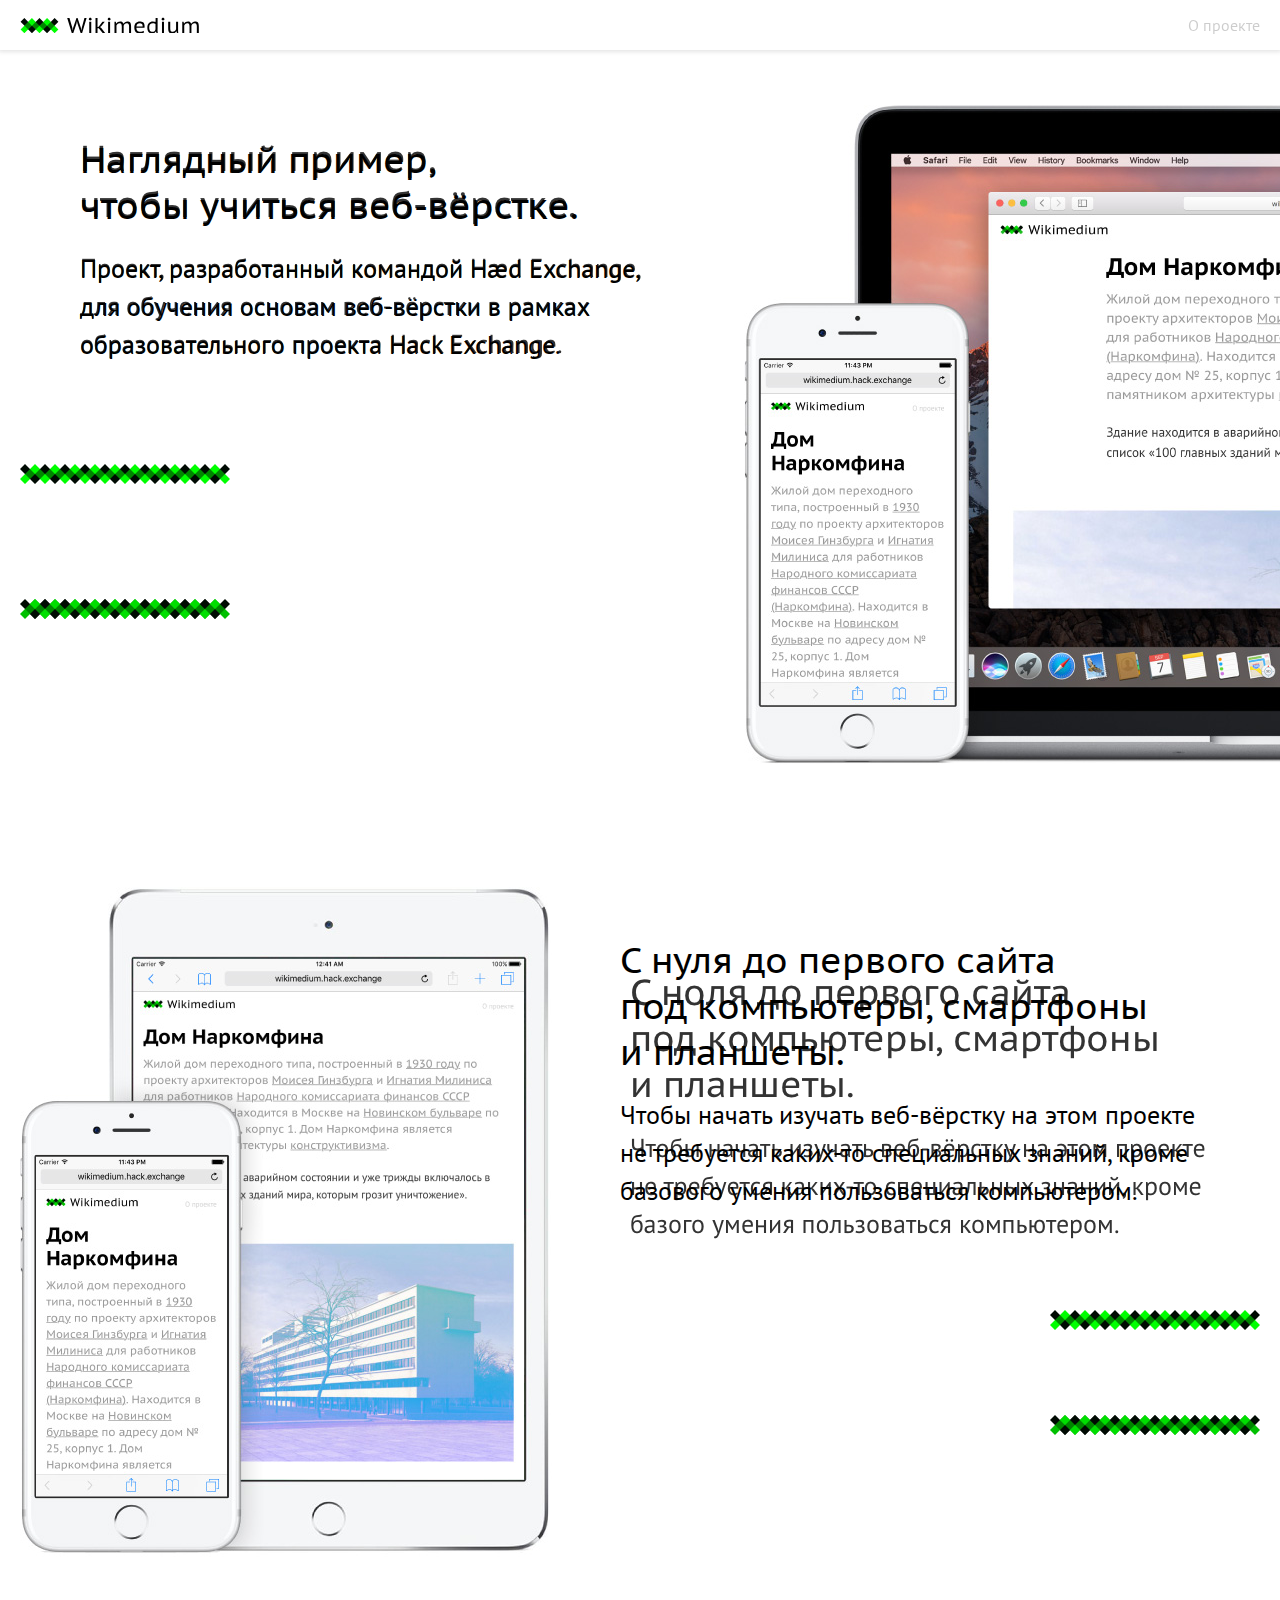
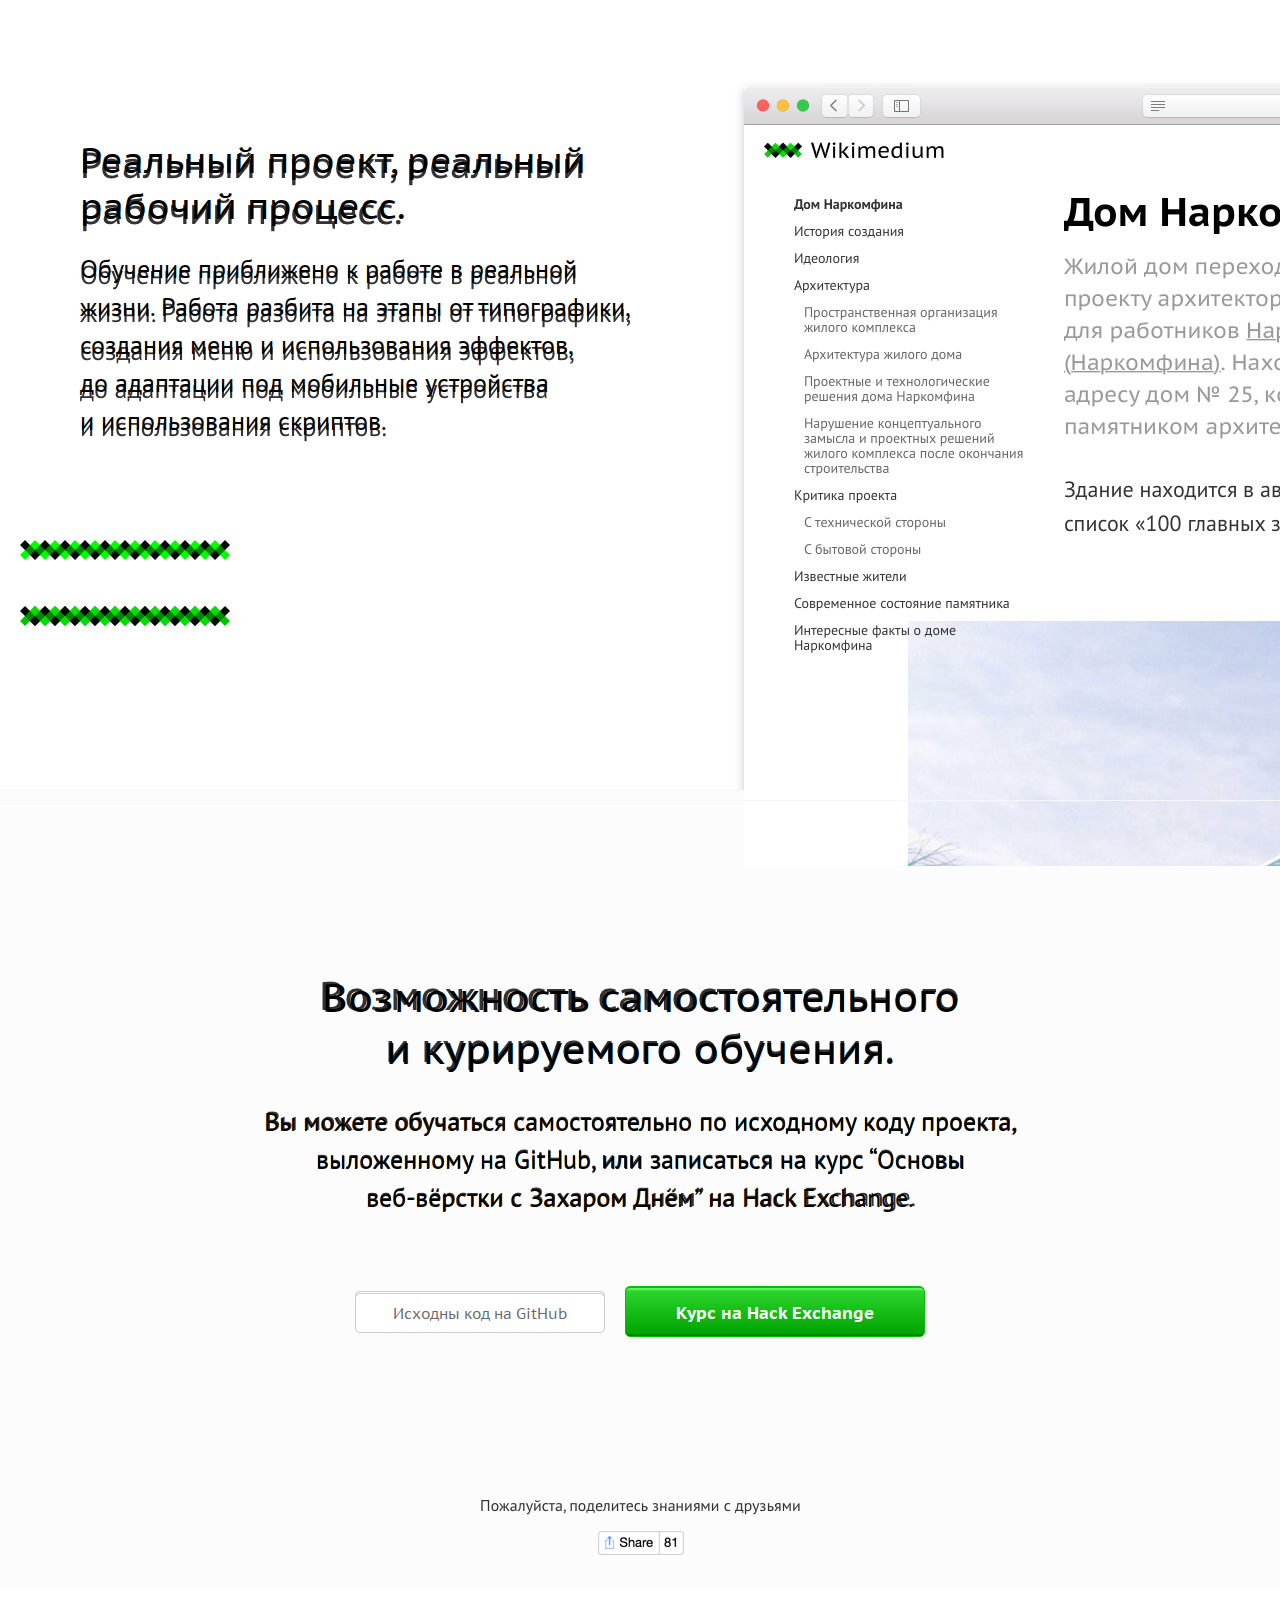
<file: index.html>
<!DOCTYPE html>
<html>
  <head>
    <meta charset="utf-8">
    <title></title>
    <link rel="stylesheet" href="stylesheets/style.css">
  </head>
  <body class="landing bg">

    <nav class="menubar">
      <a href="" class="logo"></a>
      <a href="" class="about">О проекте</a>
    </nav>

    <section class="landingWrapper">
      <section class="mainSection left">
        <section>
          <h2>
            Наглядный пример,<br>
            чтобы учиться веб-вёрстке.
          </h2>

          <p>
            Проект, разработанный командой Hæd Exchange,<br>
            для обучения основам веб-вёрстки в рамках<br>
            образовательного проекта Hack Exchange.
          </p>

          <figure class="pattern"></figure>
        </section>

        <figure class="mockup" id="mockup1"></figure>
      </section>

      <section class="mainSection right">
        <section>
          <h2>
            С нуля до первого сайта<br>
            под компьютеры, смартфоны<br>
            и планшеты.
          </h2>

          <p>
            Чтобы начать изучать веб-вёрстку на этом проекте<br>
            не требуется каких-то специальных знаний, кроме<br>
            базового умения пользоваться компьютером.
          </p>

          <figure class="pattern"></figure>
        </section>

        <figure class="mockup" id="mockup2"></figure>
      </section>

      <section class="mainSection left">
        <section>
          <h2>
            Реальный проект, реальный<br>
            рабочий процесс.
          </h2>

          <p>
            Обучение приближено к работе в реальной<br>
            жизни. Работа разбита на этапы от типографики,<br>
            создания меню и использования эффектов,<br>
            до адаптации под мобильные устройства <br>
            и использования скриптов.
          </p>

          <figure class="pattern"></figure>
        </section>

        <figure class="mockup" id="mockup3"></figure>
      </section>

      <section class="mainSection center">
        <section>
          <h2>
            Возможность самостоятельного<br>
            и курируемого обучения.
          </h2>

          <p>
            Вы можете обучаться самостоятельно по исходному коду проекта,<br>
            выложенному на GitHub, или записаться на курс “Основы<br>
            веб-вёрстки с Захаром Днём” на Hack Exchange.
          </p>

          <nav>
            <a class="btn white small" href="">Исходны код на GitHub</a>
            <a class="btn green large" href="">Курс на Hack Exchange</a>
          </nav>
        </section>
      </section>
    </section>

  </body>
</html>
</file>
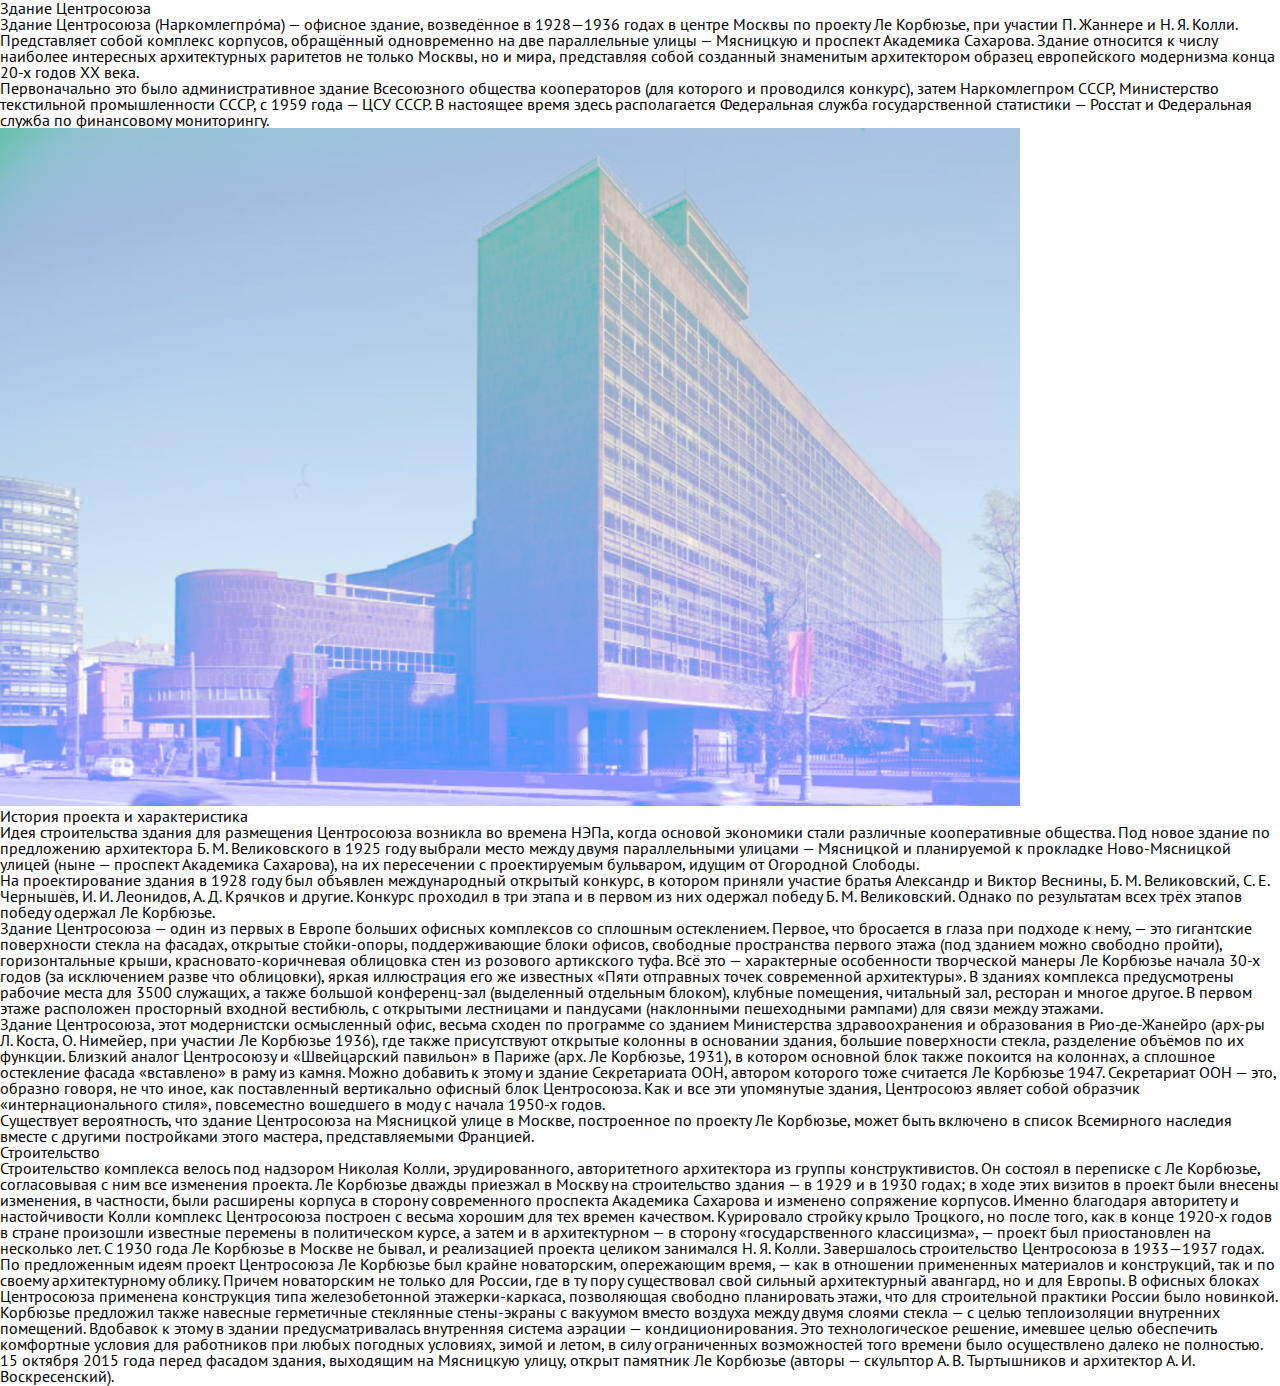
<file: centrosouz.html>
<!DOCTYPE html>
<html>
  <head>
    <meta charset="utf-8">
    <title>Здание Центросоюза</title>
    <link rel="stylesheet" href="stylesheets/style.css">
  </head>
  <body>
    <h1>Здание Центросоюза</h1>
    <p>Здание <a target="_blank" href="https://ru.wikipedia.org/wiki/%D0%A6%D0%B5%D0%BD%D1%82%D1%80%D0%BE%D1%81%D0%BE%D1%8E%D0%B7">Центросоюза</a> (Наркомлегпро́ма) — офисное здание, возведённое в 1928—1936 годах в центре Москвы по проекту <a target="_blank" href="https://ru.wikipedia.org/wiki/%D0%9B%D0%B5_%D0%9A%D0%BE%D1%80%D0%B1%D1%8E%D0%B7%D1%8C%D0%B5">Ле Корбюзье</a>, при участии <a target="_blank" href="https://ru.wikipedia.org/wiki/%D0%96%D0%B0%D0%BD%D0%BD%D0%B5%D1%80%D0%B5,_%D0%9F%D1%8C%D0%B5%D1%80">П. Жаннере</a> и <a target="_blank" href="https://ru.wikipedia.org/wiki/%D0%9A%D0%BE%D0%BB%D0%BB%D0%B8,_%D0%9D%D0%B8%D0%BA%D0%BE%D0%BB%D0%B0%D0%B9_%D0%94%D0%B6%D0%B5%D0%BC%D1%81%D0%BE%D0%B2%D0%B8%D1%87">Н. Я. Колли</a>. Представляет собой комплекс корпусов, обращённый одновременно на две параллельные улицы — <a target="_blank" href="https://ru.wikipedia.org/wiki/%D0%9C%D1%8F%D1%81%D0%BD%D0%B8%D1%86%D0%BA%D0%B0%D1%8F_%D1%83%D0%BB%D0%B8%D1%86%D0%B0">Мясницкую</a> и <a target="_blank" href="https://ru.wikipedia.org/wiki/%D0%9F%D1%80%D0%BE%D1%81%D0%BF%D0%B5%D0%BA%D1%82_%D0%90%D0%BA%D0%B0%D0%B4%D0%B5%D0%BC%D0%B8%D0%BA%D0%B0_%D0%A1%D0%B0%D1%85%D0%B0%D1%80%D0%BE%D0%B2%D0%B0_(%D0%9C%D0%BE%D1%81%D0%BA%D0%B2%D0%B0)">проспект Академика Сахарова</a>. Здание относится к числу наиболее интересных архитектурных раритетов не только Москвы, но и мира, представляя собой созданный знаменитым архитектором образец европейского <a target="_blank" href="https://ru.wikipedia.org/wiki/%D0%90%D1%80%D1%85%D0%B8%D1%82%D0%B5%D0%BA%D1%82%D1%83%D1%80%D0%BD%D1%8B%D0%B9_%D0%BC%D0%BE%D0%B4%D0%B5%D1%80%D0%BD%D0%B8%D0%B7%D0%BC">модернизма</a> конца 20-х годов XX века.</p>
    <p>Первоначально это было административное здание Всесоюзного общества кооператоров (для которого и проводился конкурс), затем Наркомлегпром СССР, Министерство текстильной промышленности СССР, с <a target="_blank" href="https://ru.wikipedia.org/wiki/1959_%D0%B3%D0%BE%D0%B4">1959 года</a> — ЦСУ СССР. В настоящее время здесь располагается <a target="_blank" href="https://ru.wikipedia.org/wiki/%D0%A4%D0%B5%D0%B4%D0%B5%D1%80%D0%B0%D0%BB%D1%8C%D0%BD%D0%B0%D1%8F_%D1%81%D0%BB%D1%83%D0%B6%D0%B1%D0%B0_%D0%B3%D0%BE%D1%81%D1%83%D0%B4%D0%B0%D1%80%D1%81%D1%82%D0%B2%D0%B5%D0%BD%D0%BD%D0%BE%D0%B9_%D1%81%D1%82%D0%B0%D1%82%D0%B8%D1%81%D1%82%D0%B8%D0%BA%D0%B8">Федеральная служба государственной статистики</a> — Росстат и <a target="_blank" href="https://ru.wikipedia.org/wiki/%D0%A4%D0%B5%D0%B4%D0%B5%D1%80%D0%B0%D0%BB%D1%8C%D0%BD%D0%B0%D1%8F_%D1%81%D0%BB%D1%83%D0%B6%D0%B1%D0%B0_%D0%BF%D0%BE_%D1%84%D0%B8%D0%BD%D0%B0%D0%BD%D1%81%D0%BE%D0%B2%D0%BE%D0%BC%D1%83_%D0%BC%D0%BE%D0%BD%D0%B8%D1%82%D0%BE%D1%80%D0%B8%D0%BD%D0%B3%D1%83">Федеральная служба по финансовому мониторингу</a>.</p>

    <img src="images/centrosouz.jpg" alt="Здание Центросоюза">

    <h2>История проекта и характеристика</h2>
    <p>Идея строительства здания для размещения <a target="_blank" href="https://ru.wikipedia.org/wiki/%D0%A6%D0%B5%D0%BD%D1%82%D1%80%D0%BE%D1%81%D0%BE%D1%8E%D0%B7">Центросоюза</a> возникла во времена <a target="_blank" href="https://ru.wikipedia.org/wiki/%D0%9D%D0%BE%D0%B2%D0%B0%D1%8F_%D1%8D%D0%BA%D0%BE%D0%BD%D0%BE%D0%BC%D0%B8%D1%87%D0%B5%D1%81%D0%BA%D0%B0%D1%8F_%D0%BF%D0%BE%D0%BB%D0%B8%D1%82%D0%B8%D0%BA%D0%B0">НЭПа</a>, когда основой экономики стали различные кооперативные общества. Под новое здание по предложению архитектора <a target="_blank" href="https://ru.wikipedia.org/wiki/%D0%92%D0%B5%D0%BB%D0%B8%D0%BA%D0%BE%D0%B2%D1%81%D0%BA%D0%B8%D0%B9,_%D0%91%D0%BE%D1%80%D0%B8%D1%81_%D0%9C%D0%B8%D1%85%D0%B0%D0%B9%D0%BB%D0%BE%D0%B2%D0%B8%D1%87">Б. М. Великовского</a> в 1925 году выбрали место между двумя параллельными улицами — <a target="_blank" href="https://ru.wikipedia.org/wiki/%D0%9C%D1%8F%D1%81%D0%BD%D0%B8%D1%86%D0%BA%D0%B0%D1%8F_%D1%83%D0%BB%D0%B8%D1%86%D0%B0">Мясницкой</a> и планируемой к прокладке Ново-Мясницкой улицей (ныне — <a target="_blank" href="https://ru.wikipedia.org/wiki/%D0%9F%D1%80%D0%BE%D1%81%D0%BF%D0%B5%D0%BA%D1%82_%D0%90%D0%BA%D0%B0%D0%B4%D0%B5%D0%BC%D0%B8%D0%BA%D0%B0_%D0%A1%D0%B0%D1%85%D0%B0%D1%80%D0%BE%D0%B2%D0%B0_(%D0%9C%D0%BE%D1%81%D0%BA%D0%B2%D0%B0)">проспект Академика Сахарова</a>), на их пересечении с проектируемым бульваром, идущим от <a target="_blank" href="https://ru.wikipedia.org/wiki/%D0%9F%D0%B5%D1%80%D0%B5%D1%83%D0%BB%D0%BE%D0%BA_%D0%9E%D0%B3%D0%BE%D1%80%D0%BE%D0%B4%D0%BD%D0%B0%D1%8F_%D0%A1%D0%BB%D0%BE%D0%B1%D0%BE%D0%B4%D0%B0">Огородной Слободы</a>.</p>
    <p>На проектирование здания в 1928 году был объявлен международный открытый конкурс, в котором приняли участие братья <a target="_blank" href="https://ru.wikipedia.org/wiki/%D0%92%D0%B5%D1%81%D0%BD%D0%B8%D0%BD,_%D0%90%D0%BB%D0%B5%D0%BA%D1%81%D0%B0%D0%BD%D0%B4%D1%80_%D0%90%D0%BB%D0%B5%D0%BA%D1%81%D0%B0%D0%BD%D0%B4%D1%80%D0%BE%D0%B2%D0%B8%D1%87">Александр</a> и <a target="_blank" href="https://ru.wikipedia.org/wiki/%D0%92%D0%B5%D1%81%D0%BD%D0%B8%D0%BD,_%D0%92%D0%B8%D0%BA%D1%82%D0%BE%D1%80_%D0%90%D0%BB%D0%B5%D0%BA%D1%81%D0%B0%D0%BD%D0%B4%D1%80%D0%BE%D0%B2%D0%B8%D1%87">Виктор</a> <a target="_blank" href="https://ru.wikipedia.org/wiki/%D0%92%D0%B5%D1%81%D0%BD%D0%B8%D0%BD%D1%8B">Веснины</a>, Б. М. Великовский, <a target="_blank" href="https://ru.wikipedia.org/wiki/%D0%A7%D0%B5%D1%80%D0%BD%D1%8B%D1%88%D1%91%D0%B2,_%D0%A1%D0%B5%D1%80%D0%B3%D0%B5%D0%B9_%D0%95%D0%B3%D0%BE%D1%80%D0%BE%D0%B2%D0%B8%D1%87">С. Е. Чернышёв</a>, <a target="_blank" href="https://ru.wikipedia.org/wiki/%D0%9B%D0%B5%D0%BE%D0%BD%D0%B8%D0%B4%D0%BE%D0%B2,_%D0%98%D0%B2%D0%B0%D0%BD_%D0%98%D0%BB%D1%8C%D0%B8%D1%87">И. И. Леонидов</a>, <a target="_blank" href="https://ru.wikipedia.org/wiki/%D0%9A%D1%80%D1%8F%D1%87%D0%BA%D0%BE%D0%B2,_%D0%90%D0%BD%D0%B4%D1%80%D0%B5%D0%B9_%D0%94%D0%BC%D0%B8%D1%82%D1%80%D0%B8%D0%B5%D0%B2%D0%B8%D1%87">А. Д. Крячков</a> и другие. Конкурс проходил в три этапа и в первом из них одержал победу Б. М. Великовский. Однако по результатам всех трёх этапов победу одержал <a target="_blank" href="https://ru.wikipedia.org/wiki/%D0%9B%D0%B5_%D0%9A%D0%BE%D1%80%D0%B1%D1%8E%D0%B7%D1%8C%D0%B5">Ле Корбюзье</a>.</p>
    <p>Здание Центросоюза — один из первых в Европе больших офисных комплексов со сплошным остеклением. Первое, что бросается в глаза при подходе к нему, — это гигантские поверхности стекла на фасадах, открытые стойки-опоры, поддерживающие блоки офисов, свободные пространства первого этажа (под зданием можно свободно пройти), горизонтальные крыши, красновато-коричневая облицовка стен из розового артикского туфа. Всё это — характерные особенности творческой манеры Ле Корбюзье начала 30-х годов (за исключением разве что облицовки), яркая иллюстрация его же известных <a target="_blank" href="https://ru.wikipedia.org/wiki/%D0%9F%D1%8F%D1%82%D1%8C_%D0%BE%D1%82%D0%BF%D1%80%D0%B0%D0%B2%D0%BD%D1%8B%D1%85_%D1%82%D0%BE%D1%87%D0%B5%D0%BA_%D1%81%D0%BE%D0%B2%D1%80%D0%B5%D0%BC%D0%B5%D0%BD%D0%BD%D0%BE%D0%B9_%D0%B0%D1%80%D1%85%D0%B8%D1%82%D0%B5%D0%BA%D1%82%D1%83%D1%80%D1%8B">«Пяти отправных точек современной архитектуры»</a>. В зданиях комплекса предусмотрены рабочие места для 3500 служащих, а также большой конференц-зал (выделенный отдельным блоком), клубные помещения, читальный зал, ресторан и многое другое. В первом этаже расположен просторный входной <a target="_blank" href="https://ru.wikipedia.org/wiki/%D0%92%D0%B5%D1%81%D1%82%D0%B8%D0%B1%D1%8E%D0%BB%D1%8C">вестибюль</a>, с открытыми лестницами и пандусами (наклонными пешеходными рампами) для связи между этажами.</p>
    <p>Здание Центросоюза, этот модернистски осмысленный офис, весьма сходен по программе со зданием Министерства здравоохранения и образования в Рио-де-Жанейро (арх-ры <a target="_blank" href="https://ru.wikipedia.org/wiki/%D0%9D%D0%B8%D0%BC%D00%B5%D0%B9%D0%B5%D1%80,_%D0%9E%D1%81%D0%BA%D0%B0%D1%80">Л. Коста</a>, О. Нимейер, при участии Ле Корбюзье <a target="_blank" href="https://ru.wikipedia.org/wiki/1936">1936</a>), где также присутствуют открытые колонны в основании здания, большие поверхности стекла, разделение объёмов по их функции. Близкий аналог Центросоюзу и «Швейцарский павильон» в Париже (арх. Ле Корбюзье, <a target="_blank" href="https://ru.wikipedia.org/wiki/1931">1931</a>), в котором основной блок также покоится на колоннах, а сплошное остекление фасада «вставлено» в раму из камня. Можно добавить к этому и здание Секретариата ООН, автором которого тоже считается Ле Корбюзье <a target="_blank" href="https://ru.wikipedia.org/wiki/1947">1947</a>. Секретариат ООН — это, образно говоря, не что иное, как поставленный вертикально офисный блок Центросоюза. Как и все эти упомянутые здания, Центросоюз являет собой образчик <a target="_blank" href="https://ru.wikipedia.org/wiki/%D0%98%D0%BD%D1%82%D0%B5%D1%80%D0%BD%D0%B0%D1%86%D0%B8%D0%BE%D0%BD%D0%B0%D0%BB%D1%8C%D0%BD%D1%8B%D0%B9_%D1%81%D1%82%D0%B8%D0%BB%D1%8C">«интернационального стиля»</a>, повсеместно вошедшего в моду с начала 1950-х годов.</p>
    <blockquote cite="https://ru.wikipedia.org/wiki/%D0%97%D0%B4%D0%B0%D0%BD%D0%B8%D0%B5_%D0%A6%D0%B5%D0%BD%D1%82%D1%80%D0%BE%D1%81%D0%BE%D1%8E%D0%B7%D0%B0">Существует вероятность, что здание Центросоюза на Мясницкой улице в Москве, построенное по проекту Ле Корбюзье, может быть включено в список <a target="_blank" href="https://ru.wikipedia.org/wiki/%D0%92%D1%81%D0%B5%D0%BC%D0%B8%D1%80%D0%BD%D0%BE%D0%B5_%D0%BD%D0%B0%D1%81%D0%BB%D0%B5%D0%B4%D0%B8%D0%B5">Всемирного наследия</a> вместе с другими постройками этого мастера, представляемыми Францией.</blockquote>

    <h2>Строительство</h2>
    <p>Строительство комплекса велось под надзором <a target="_blank" href="https://ru.wikipedia.org/wiki/%D0%9A%D0%BE%D0%BB%D0%BB%D0%B8,_%D0%9D%D0%B8%D0%BA%D0%BE%D0%BB%D0%B0%D0%B9_%D0%AF%D0%BA%D0%BE%D0%B2%D0%BB%D0%B5%D0%B2%D0%B8%D1%87">Николая Колли</a>, эрудированного, авторитетного архитектора из группы <a target="_blank" href="https://ru.wikipedia.org/wiki/%D0%9A%D0%BE%D0%BD%D1%81%D1%82%D1%80%D1%83%D0%BA%D1%82%D0%B8%D0%B2%D0%B8%D0%B7%D0%BC_(%D0%B8%D1%81%D0%BA%D1%83%D1%81%D1%81%D1%82%D0%B2%D0%BE)">конструктивистов</a>. Он состоял в переписке с Ле Корбюзье, согласовывая с ним все изменения проекта. Ле Корбюзье дважды приезжал в Москву на строительство здания — в 1929 и в 1930 годах; в ходе этих визитов в проект были внесены изменения, в частности, были расширены корпуса в сторону современного проспекта Академика Сахарова и изменено сопряжение корпусов. Именно благодаря авторитету и настойчивости Колли комплекс Центросоюза построен с весьма хорошим для тех времен качеством. Курировало стройку крыло <a target="_blank" href="https://ru.wikipedia.org/wiki/%D0%A2%D1%80%D0%BE%D1%86%D0%BA%D0%B8%D0%B9,_%D0%9B%D0%B5%D0%B2">Троцкого</a>, но после того, как в конце 1920-х годов в стране произошли известные перемены в политическом курсе, а затем и в архитектурном — в сторону «государственного <a target="_blank" href="https://ru.wikipedia.org/wiki/%D0%9A%D0%BB%D0%B0%D1%81%D1%81%D0%B8%D1%86%D0%B8%D0%B7%D0%BC">классицизма</a>», — проект был приостановлен на несколько лет. С 1930 года Ле Корбюзье в Москве не бывал, и реализацией проекта целиком занимался Н. Я. Колли. Завершалось строительство Центросоюза в 1933—1937 годах.</p>
    <p>По предложенным идеям проект Центросоюза <a target="_blank" href="https://ru.wikipedia.org/wiki/%D0%9B%D0%B5_%D0%9A%D0%BE%D1%80%D0%B1%D1%8E%D0%B7%D1%8C%D0%B5">Ле Корбюзье</a> был крайне новаторским, опережающим время, — как в отношении примененных материалов и конструкций, так и по своему архитектурному облику. Причем новаторским не только для России, где в ту пору существовал свой сильный <a target="_blank" href="https://ru.wikipedia.org/wiki/%D0%9A%D0%BE%D0%BD%D1%81%D1%82%D1%80%D1%83%D0%BA%D1%82%D0%B8%D0%B2%D0%B8%D0%B7%D0%BC_(%D0%B8%D1%81%D0%BA%D1%83%D1%81%D1%81%D1%82%D0%B2%D0%BE)">архитектурный авангард</a>, но и для Европы. В офисных блоках Центросоюза применена конструкция типа <a target="_blank" href="https://ru.wikipedia.org/wiki/%D0%96%D0%B5%D0%BB%D0%B5%D0%B7%D0%BE%D0%B1%D0%B5%D1%82%D0%BE%D0%BD">железобетонной</a> этажерки-каркаса, позволяющая свободно планировать этажи, что для строительной практики России было новинкой. Корбюзье предложил также навесные герметичные стеклянные стены-экраны с <a target="_blank" href="https://ru.wikipedia.org/wiki/%D0%92%D0%B0%D0%BA%D1%83%D1%83%D0%BC">вакуумом</a> вместо воздуха между двумя слоями стекла — с целью теплоизоляции внутренних помещений. Вдобавок к этому в здании предусматривалась внутренняя система аэрации — <a target="_blank" href="https://ru.wikipedia.org/wiki/%D0%9A%D0%BE%D0%BD%D0%B4%D0%B8%D1%86%D0%B8%D0%BE%D0%BD%D0%B8%D1%80%D0%BE%D0%B2%D0%B0%D0%BD%D0%B8%D0%B5">кондиционирования</a>. Это технологическое решение, имевшее целью обеспечить комфортные условия для работников при любых погодных условиях, зимой и летом, в силу ограниченных возможностей того времени было осуществлено далеко не полностью.</p>
    <p>15 октября 2015 года перед фасадом здания, выходящим на Мясницкую улицу, открыт памятник Ле Корбюзье (авторы — скульптор А. В. Тыртышников и архитектор А. И. Воскресенский).</p>

  </body>
</html>
</file>
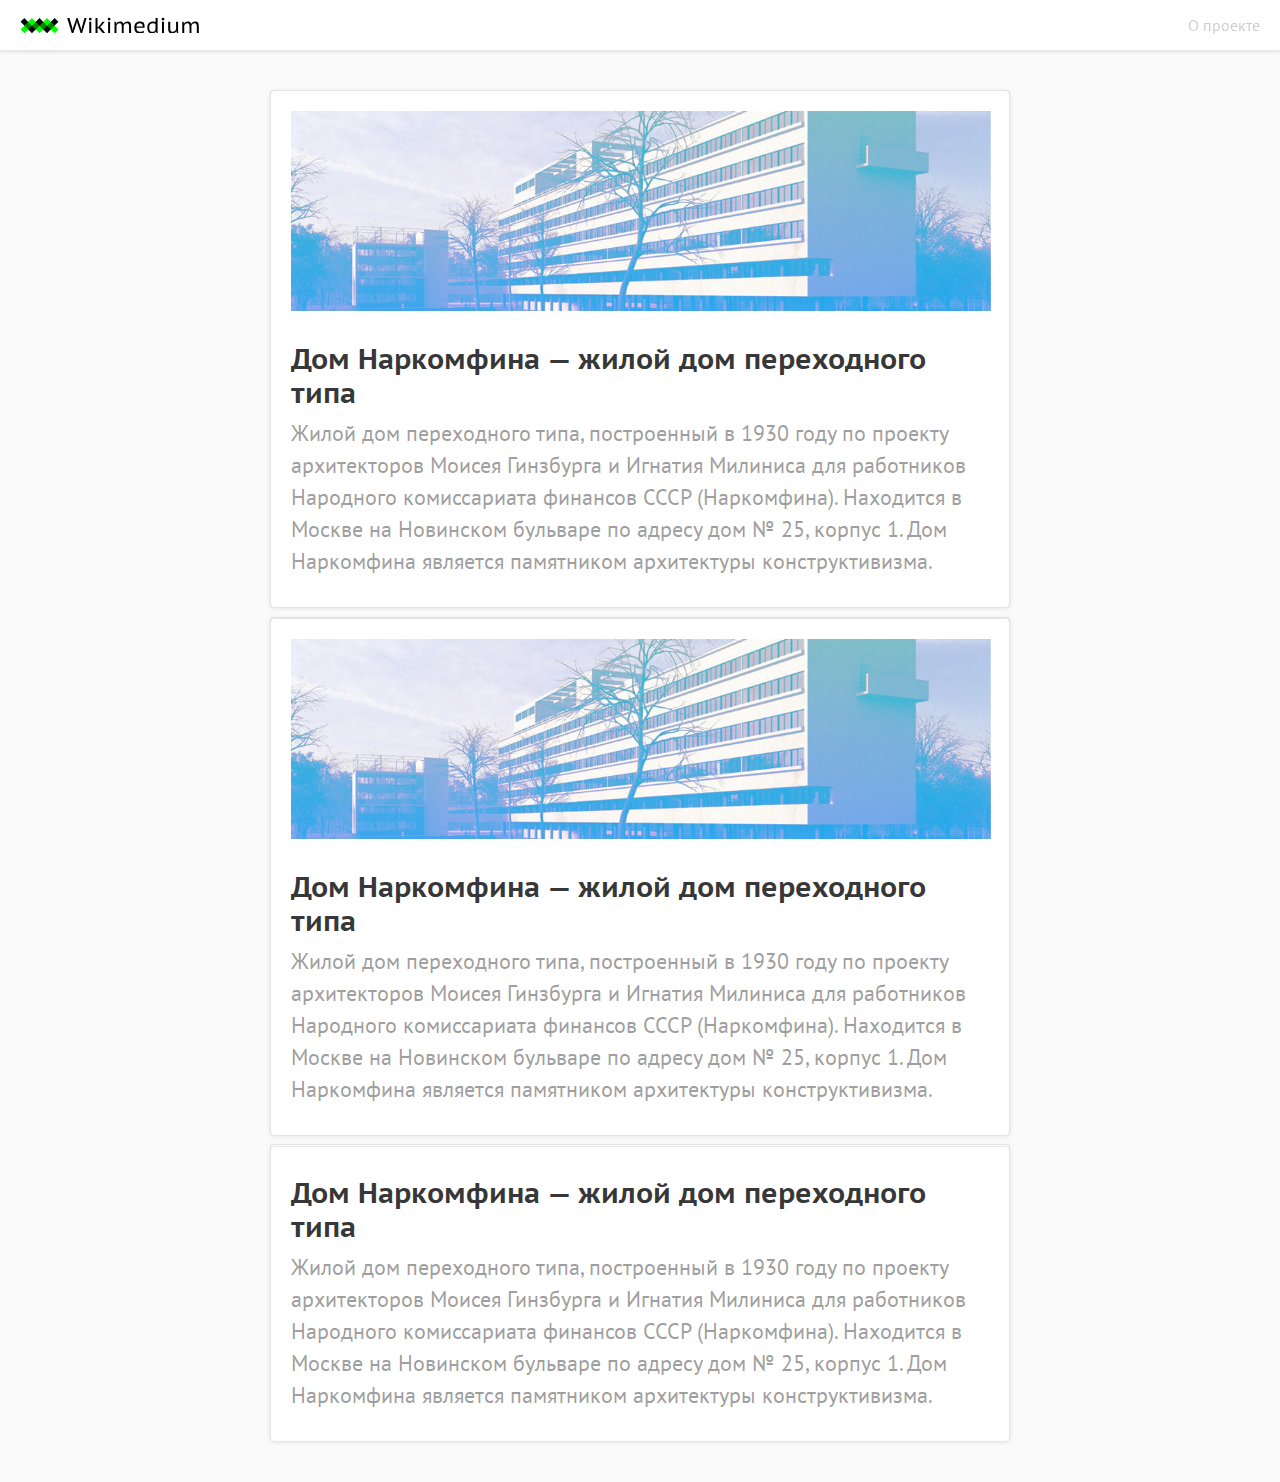
<file: posts.html>
<!DOCTYPE html>
<html>
  <head>
    <meta charset="utf-8">
    <title></title>
    <link rel="stylesheet" href="stylesheets/style.css">
  </head>
  <body class="posts bg">

    <nav class="menubar">
      <a href="" class="logo"></a>
      <a href="" class="about">О проекте</a>
    </nav>

    <section class="postsFeed">

      <a href="posts/narkomfin.html">
        <figure style="background-image: url(images/posts/narkomfin.jpg);"></figure>
        <h2>Дом Наркомфина — жилой дом переходного типа</h2>
        <p>Жилой дом переходного типа, построенный в 1930 году по проекту архитекторов Моисея Гинзбурга и Игнатия Милиниса для работников Народного комиссариата финансов СССР (Наркомфина). Находится в Москве на Новинском бульваре по адресу дом № 25, корпус 1. Дом Наркомфина является памятником архитектуры конструктивизма.</p>
      </a>

      <a href="posts/narkomfin.html">
        <figure style="background-image: url(images/posts/narkomfin.jpg);"></figure>
        <h2>Дом Наркомфина — жилой дом переходного типа</h2>
        <p>Жилой дом переходного типа, построенный в 1930 году по проекту архитекторов Моисея Гинзбурга и Игнатия Милиниса для работников Народного комиссариата финансов СССР (Наркомфина). Находится в Москве на Новинском бульваре по адресу дом № 25, корпус 1. Дом Наркомфина является памятником архитектуры конструктивизма.</p>
      </a>

      <a href="posts/narkomfin.html">
        <h2>Дом Наркомфина — жилой дом переходного типа</h2>
        <p>Жилой дом переходного типа, построенный в 1930 году по проекту архитекторов Моисея Гинзбурга и Игнатия Милиниса для работников Народного комиссариата финансов СССР (Наркомфина). Находится в Москве на Новинском бульваре по адресу дом № 25, корпус 1. Дом Наркомфина является памятником архитектуры конструктивизма.</p>
      </a>

    </section>

  </body>
</html>
</file>
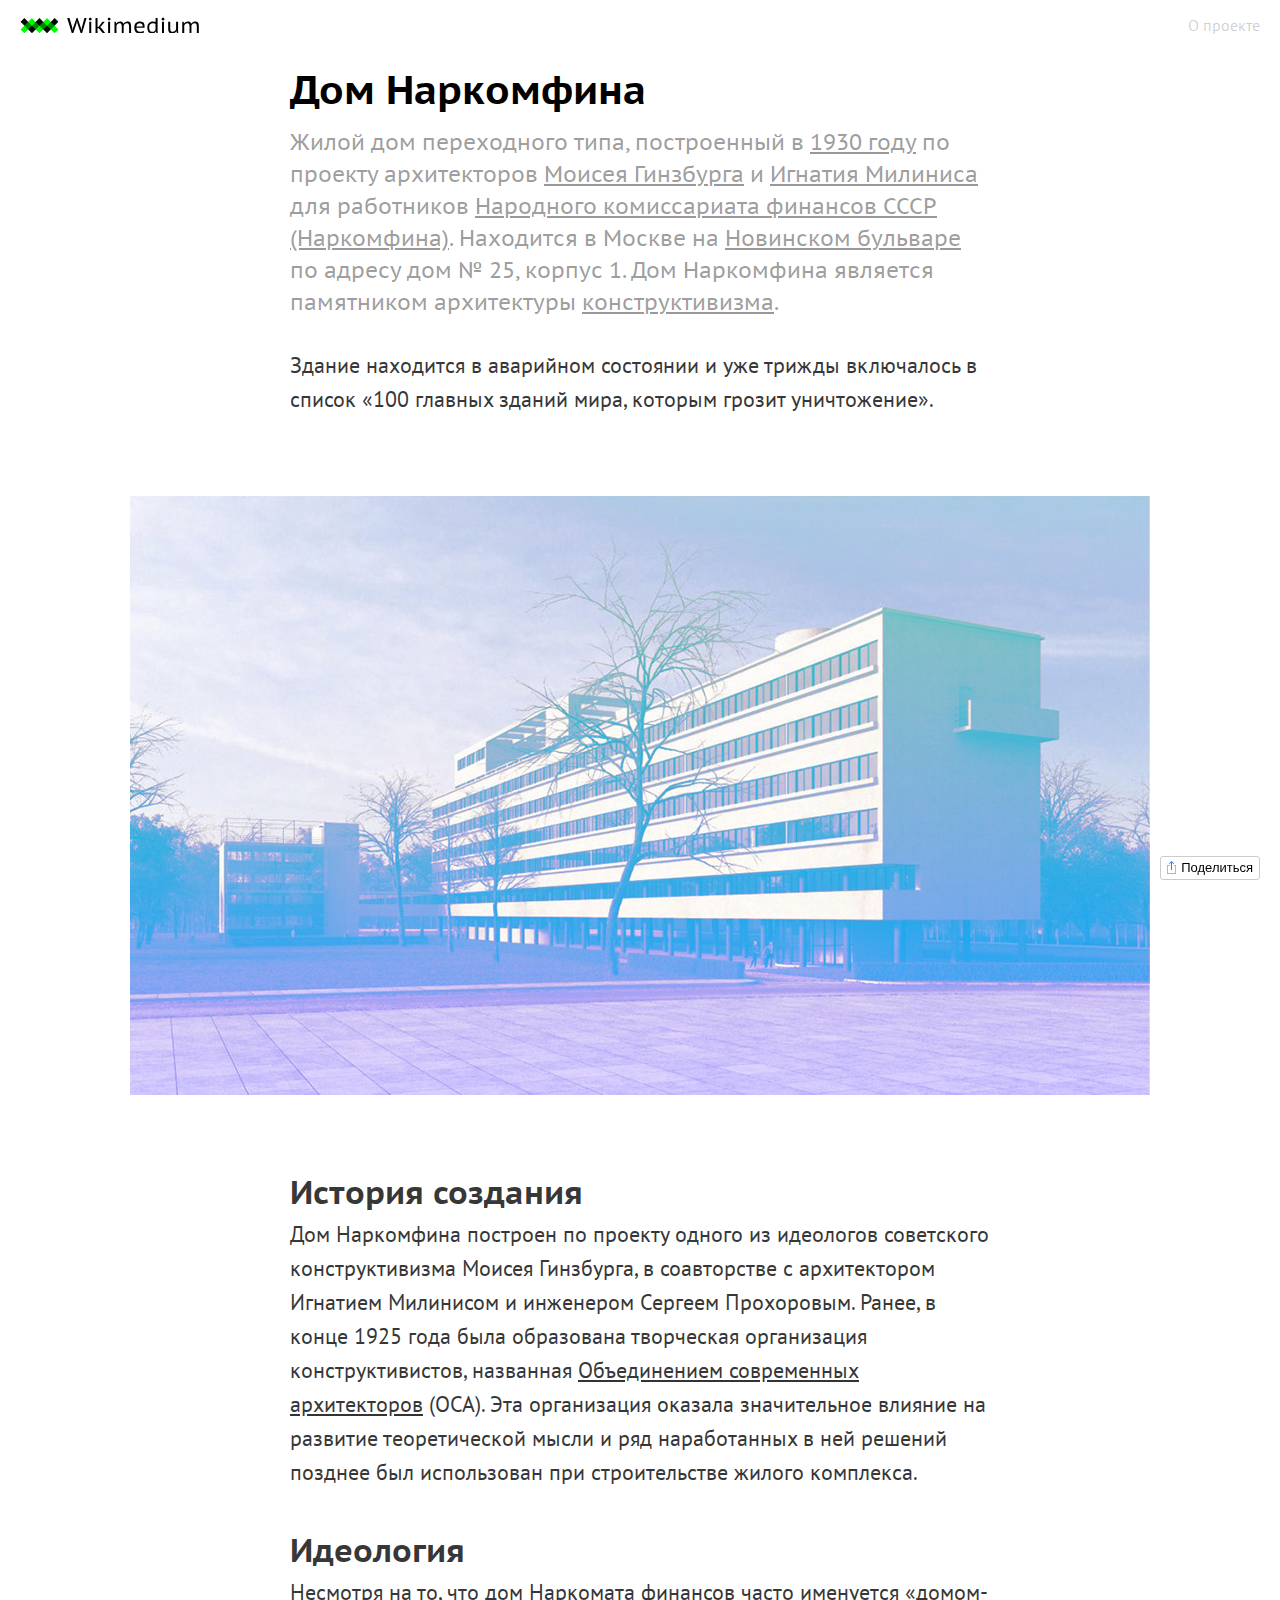
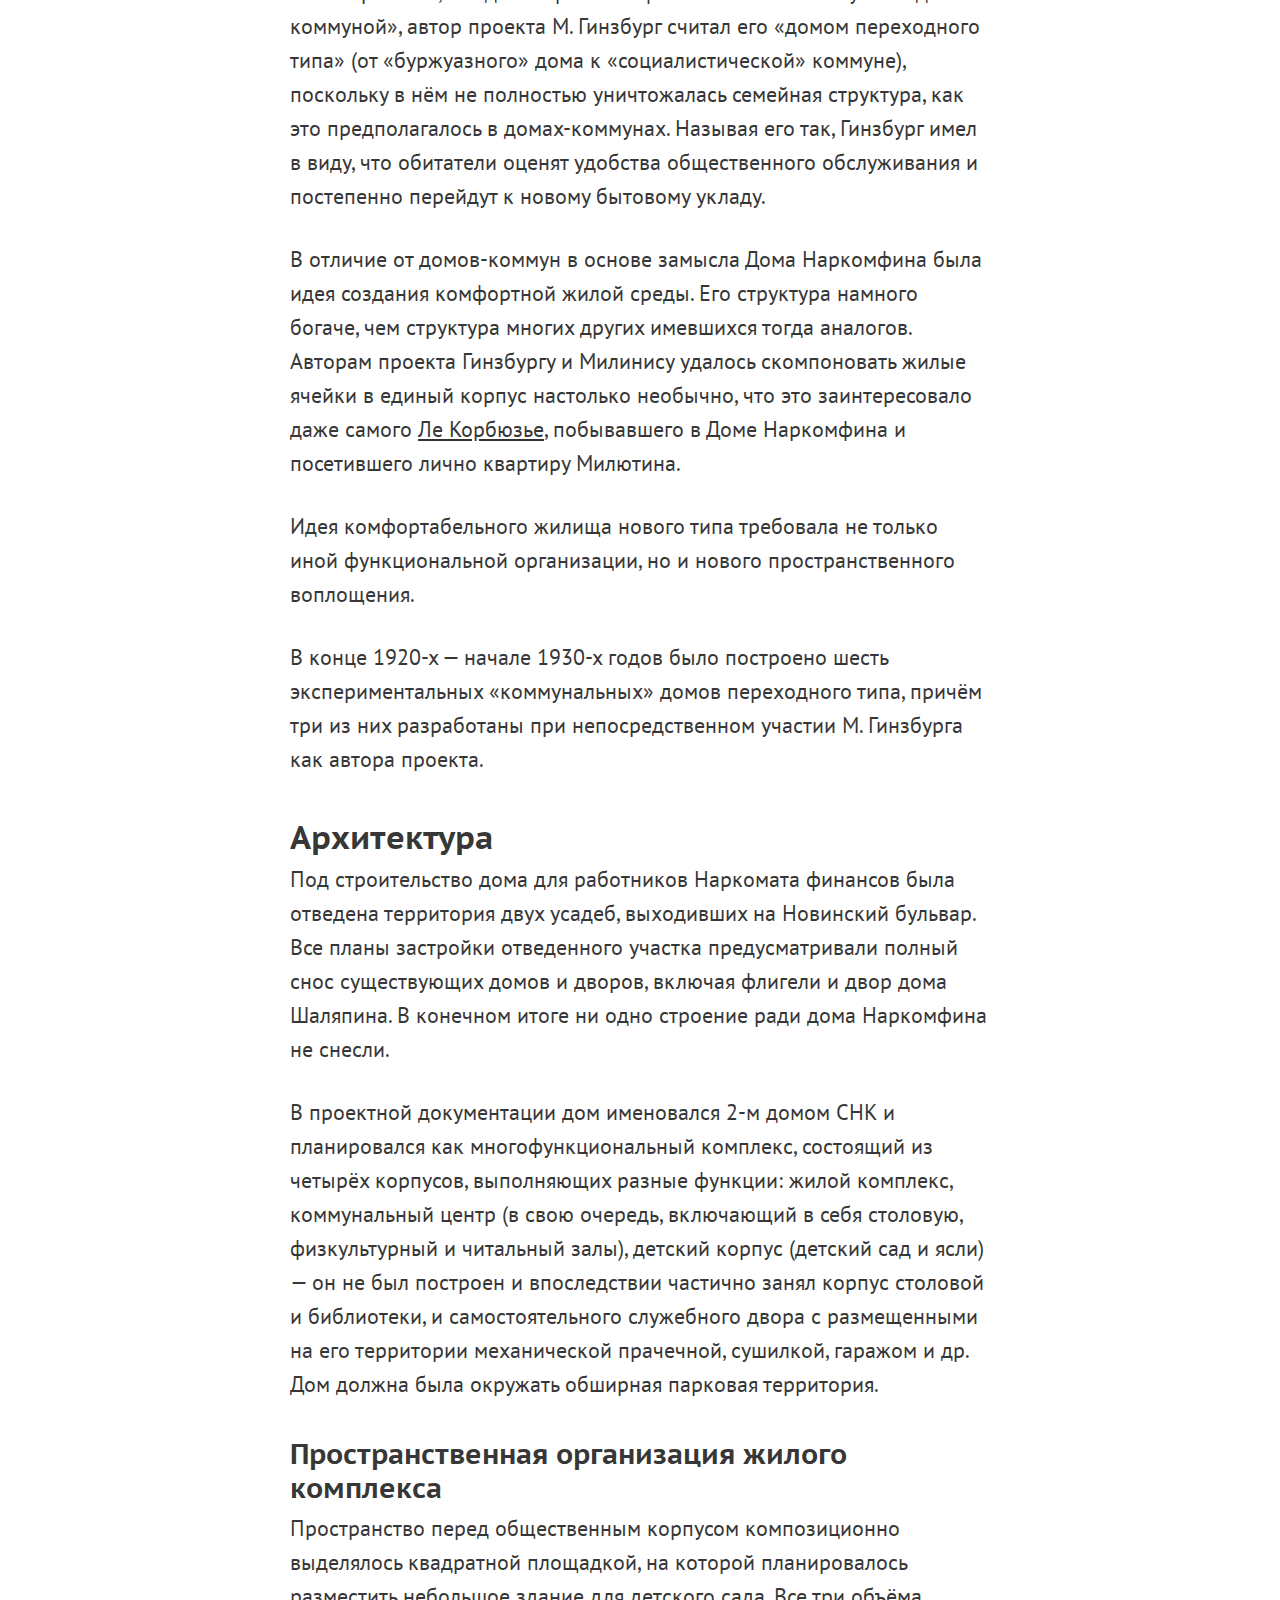
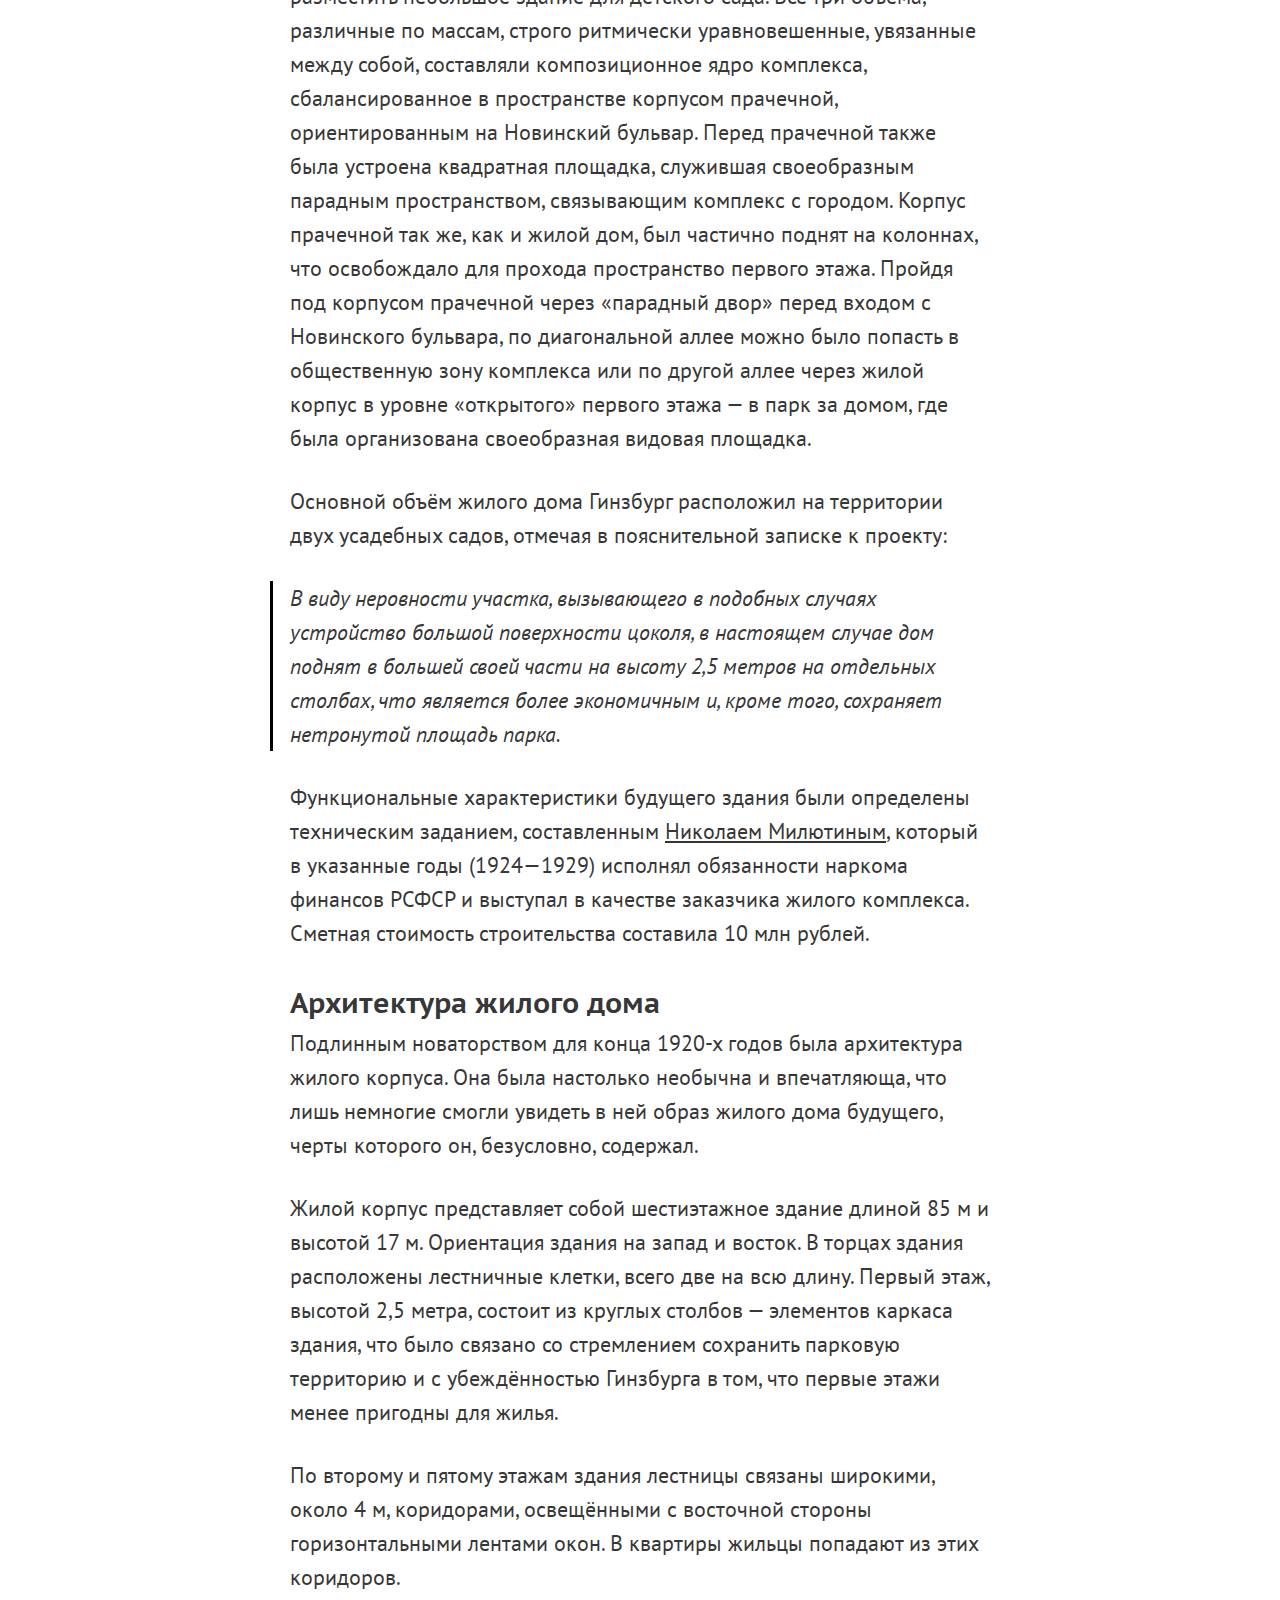
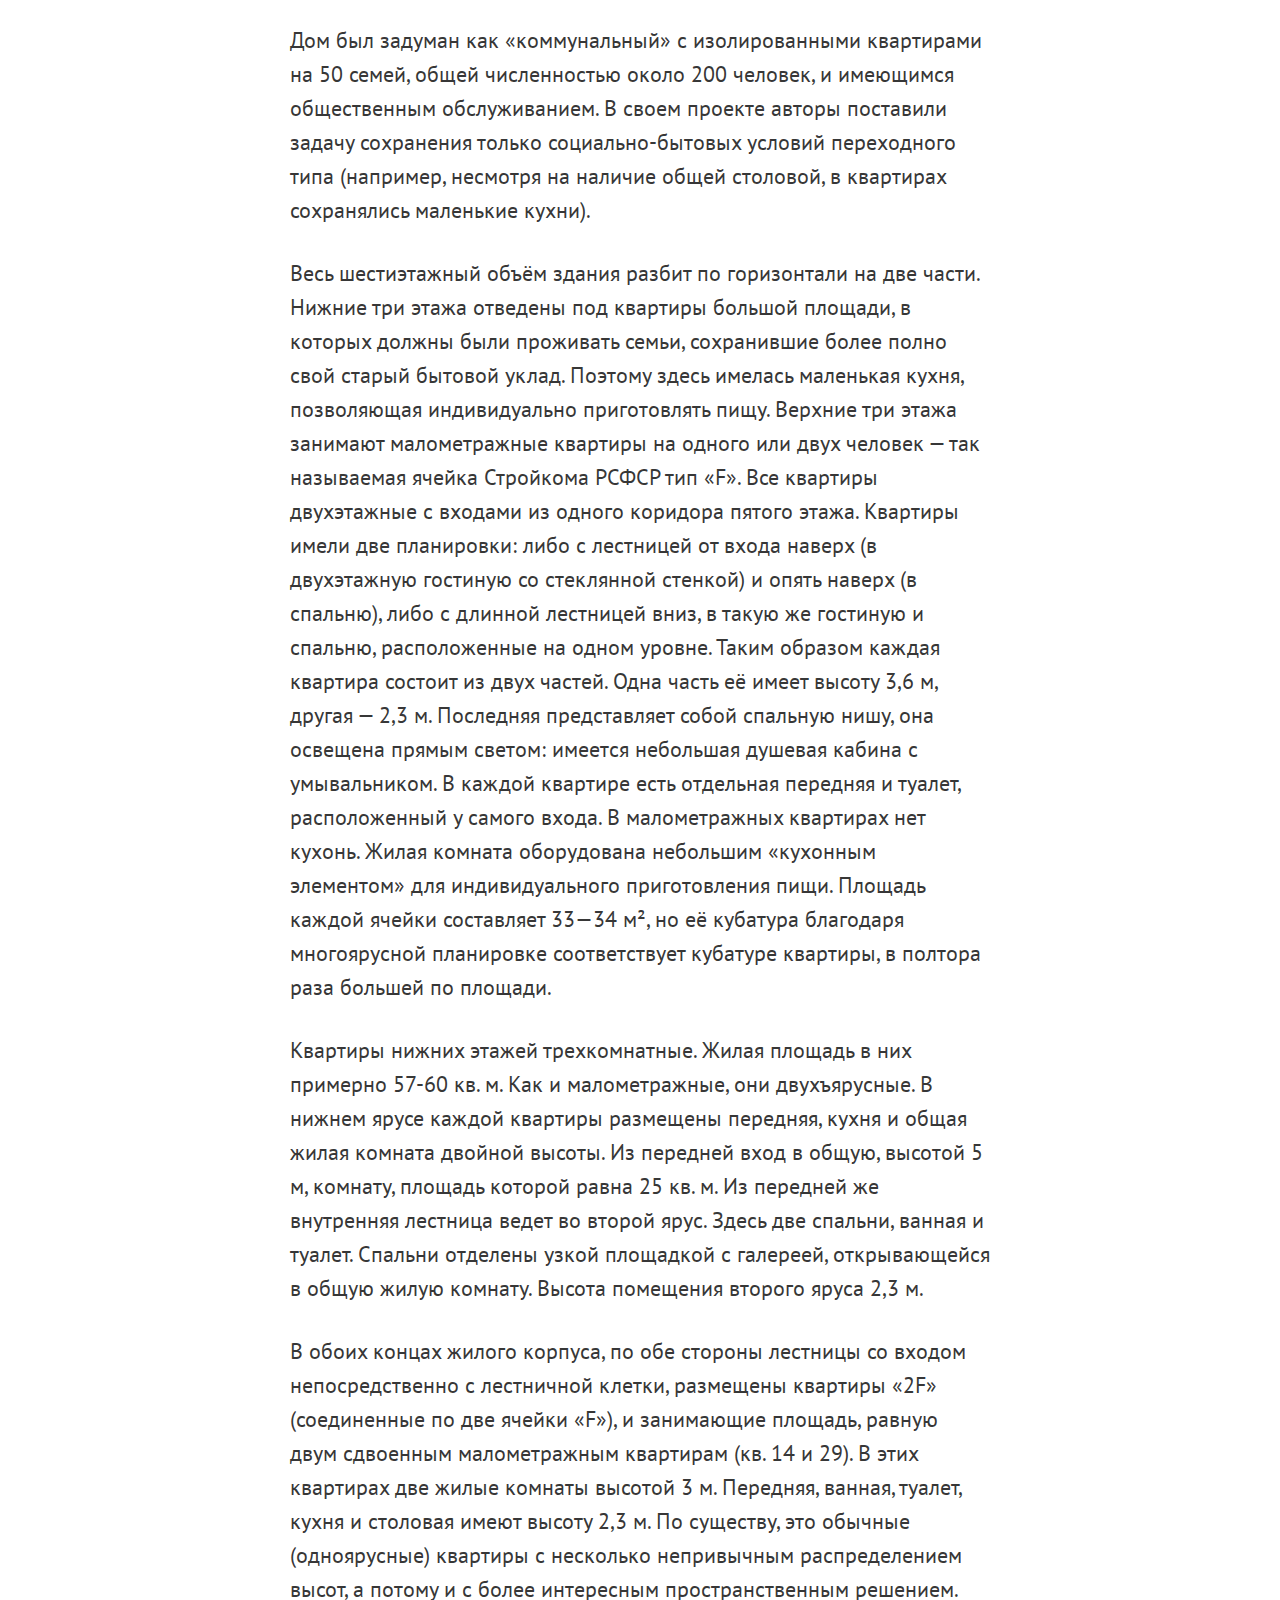
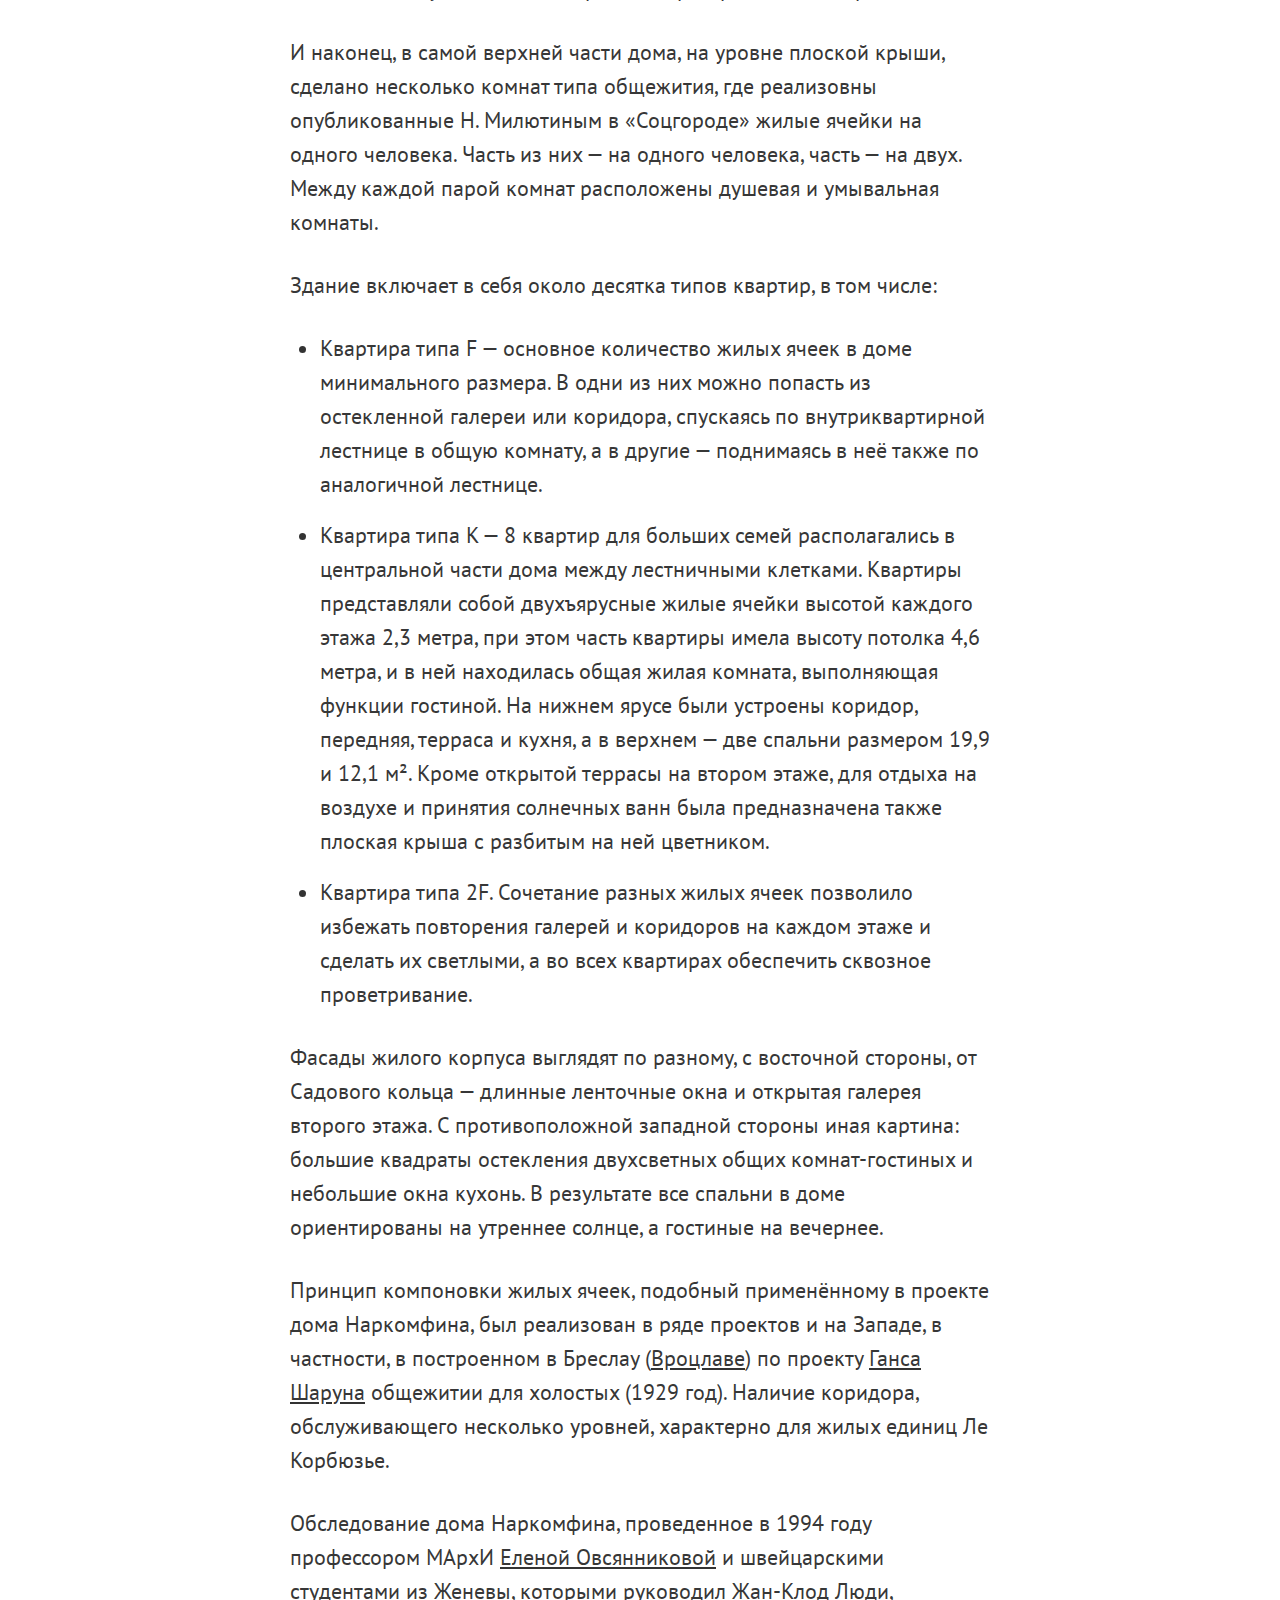
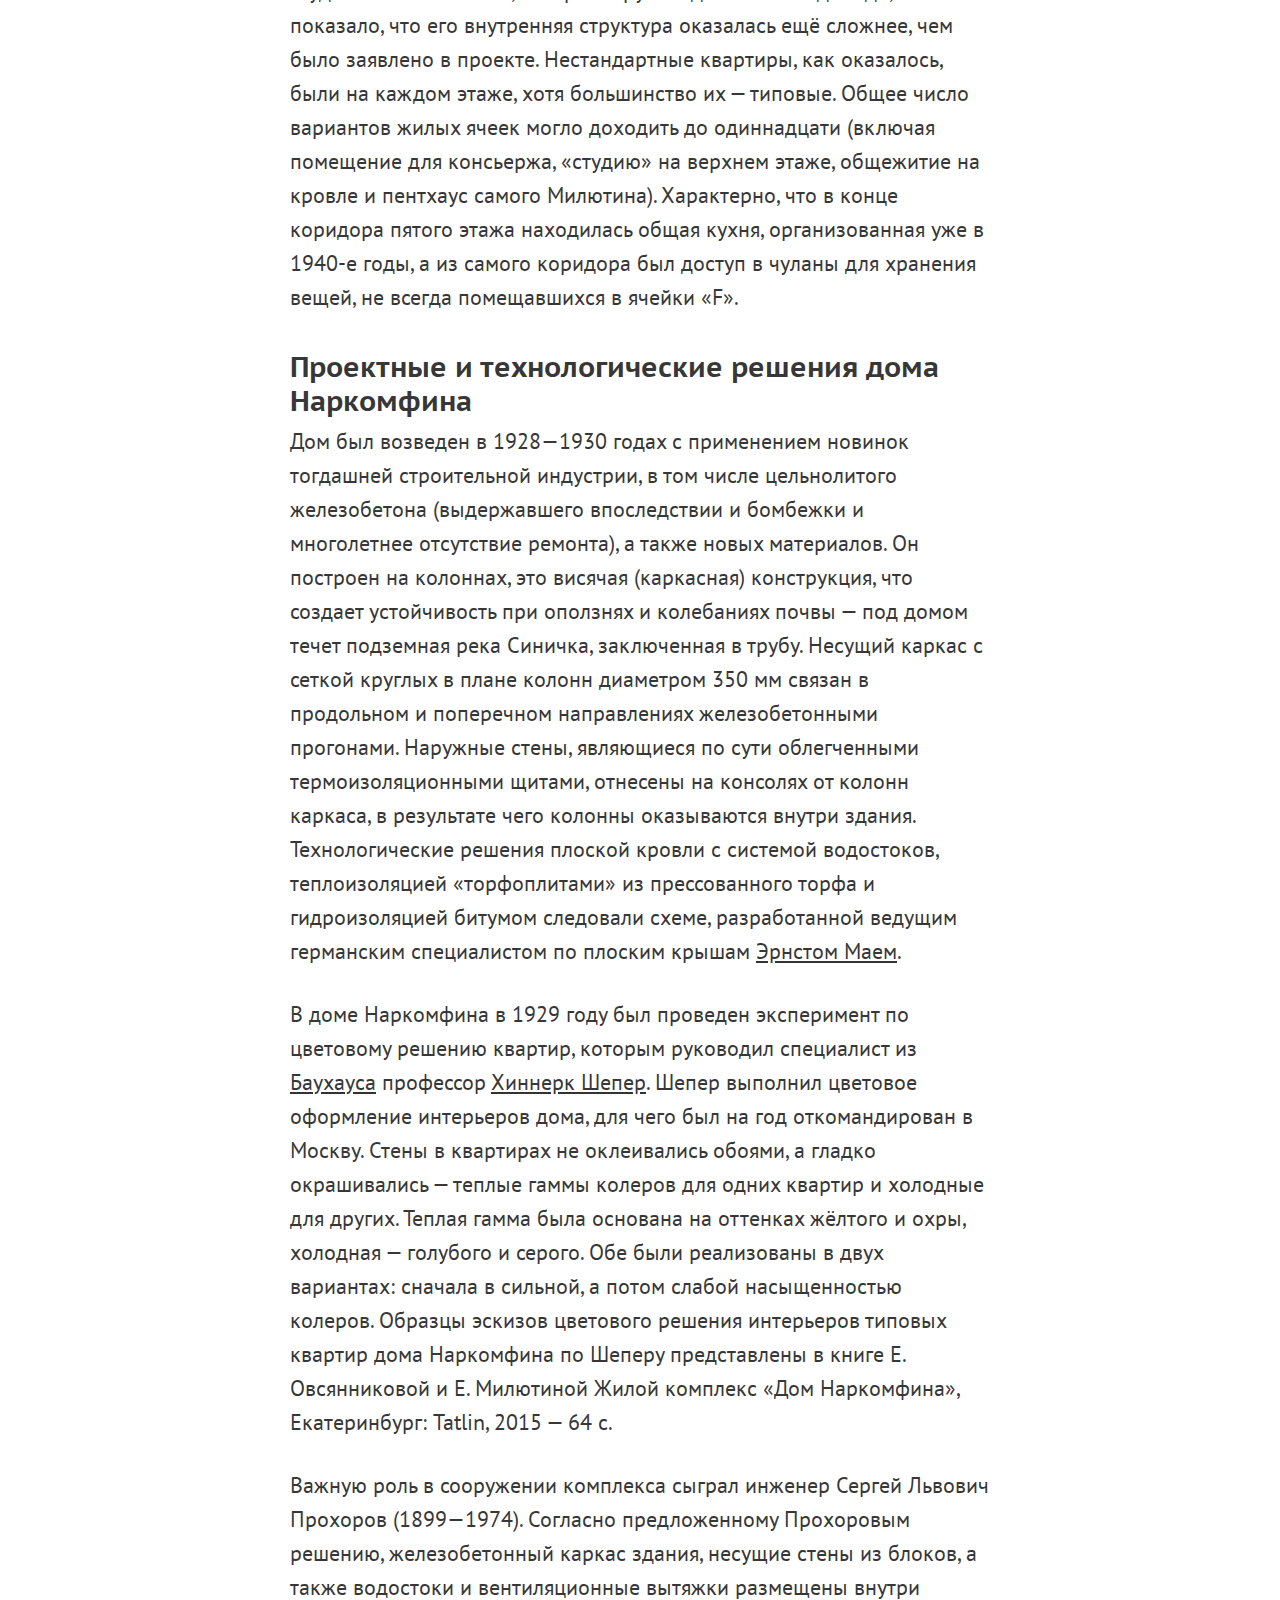
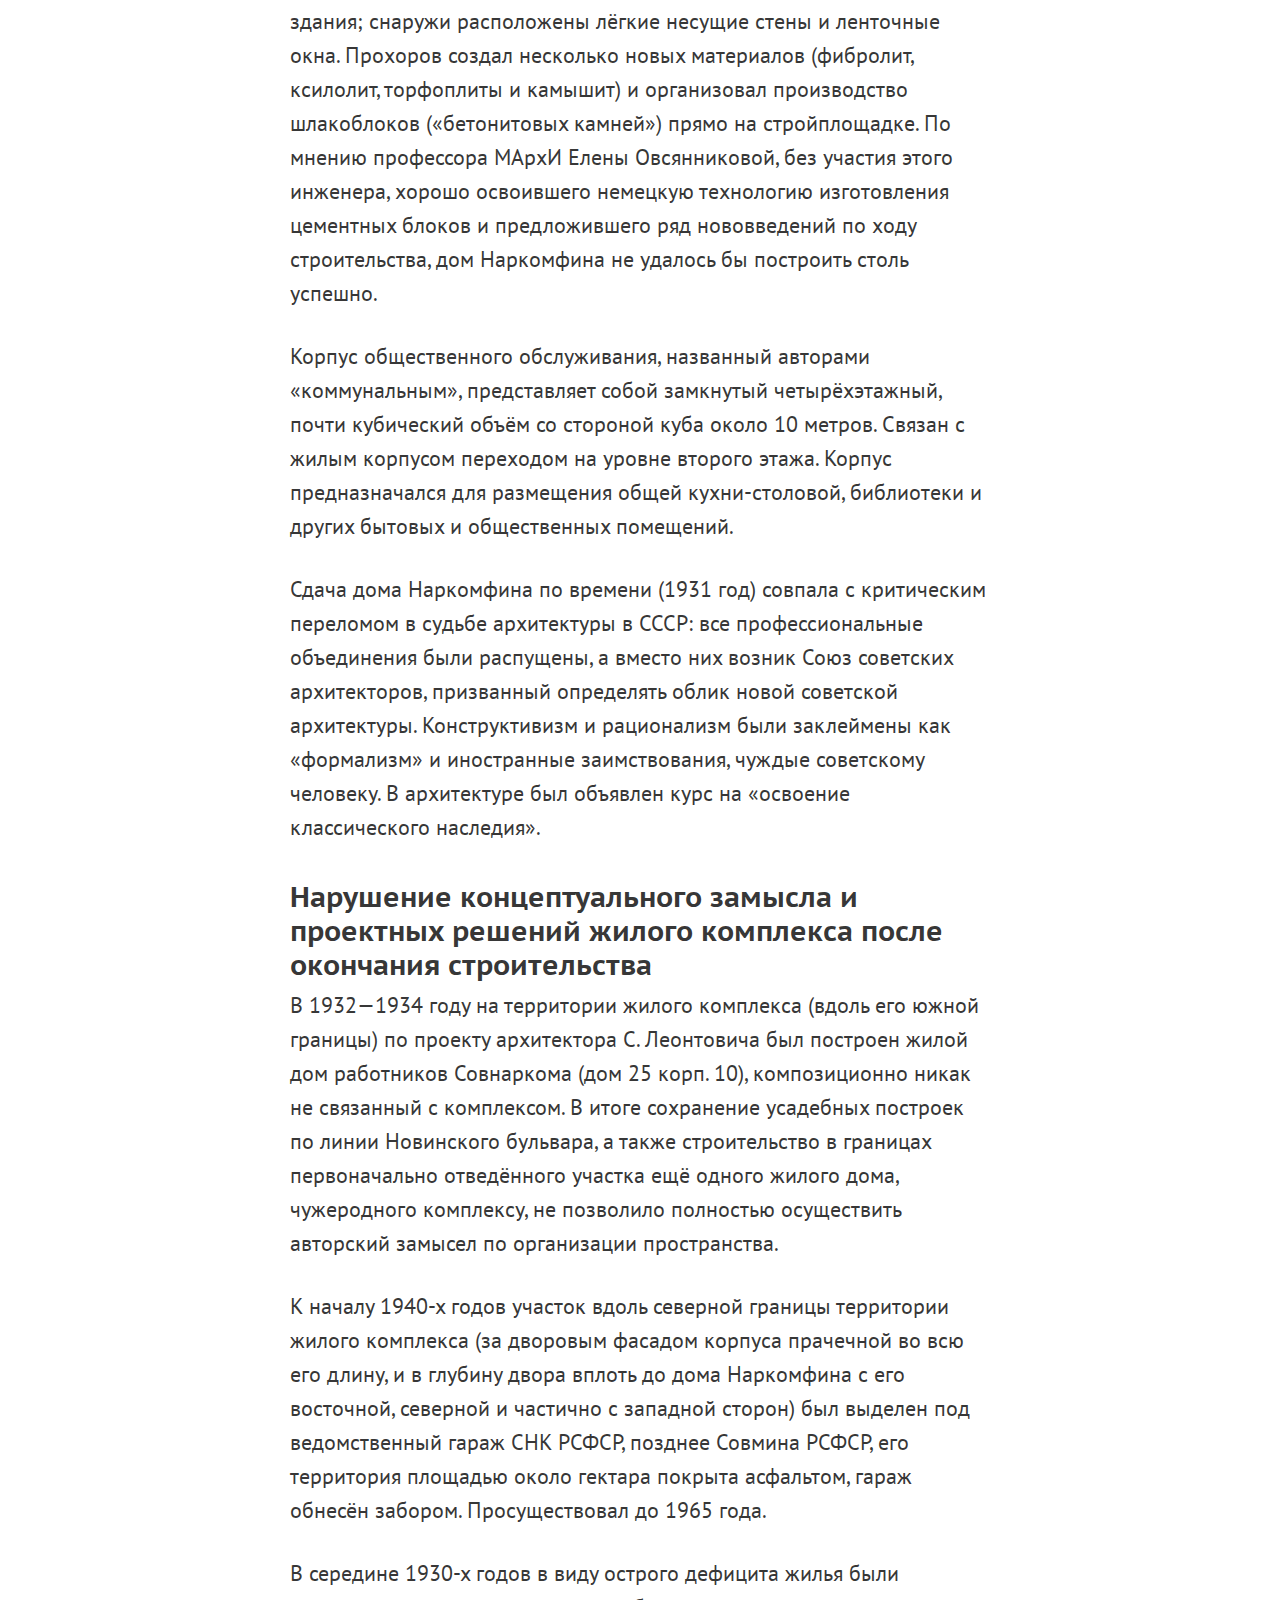
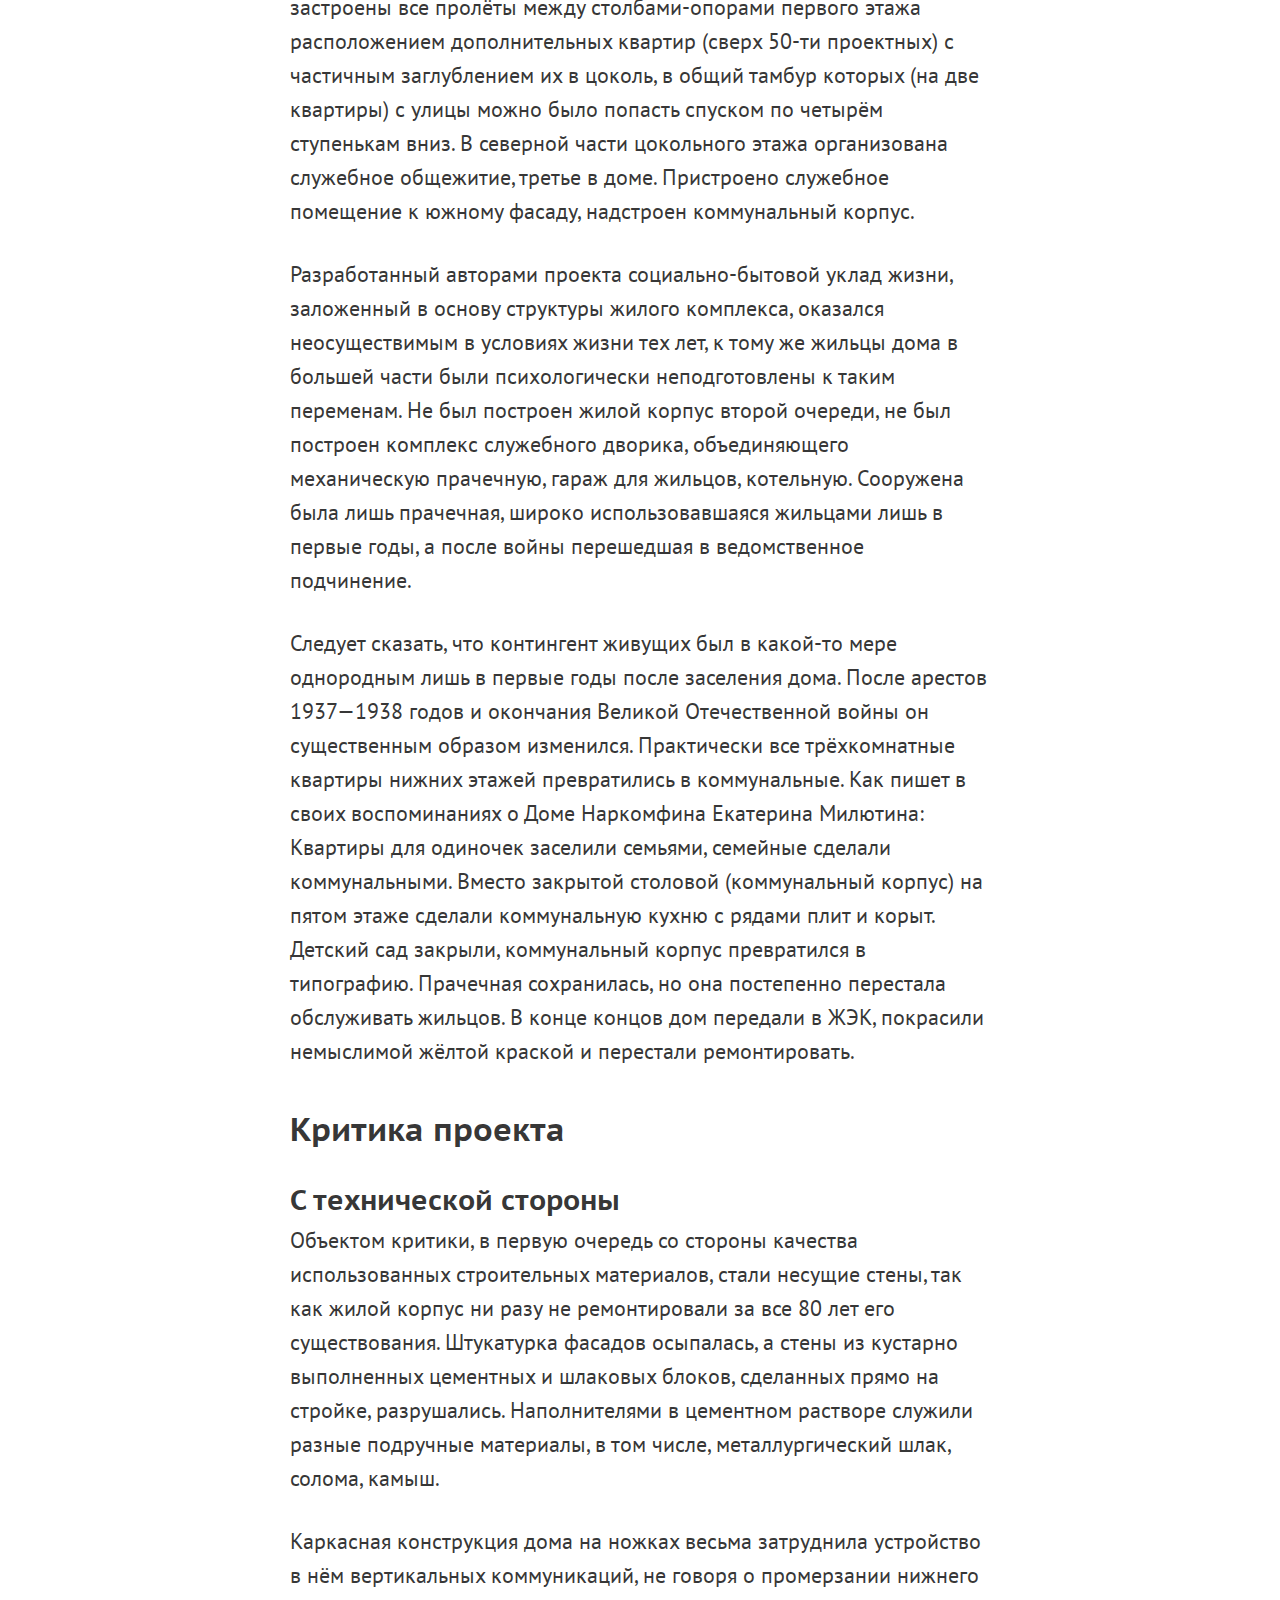
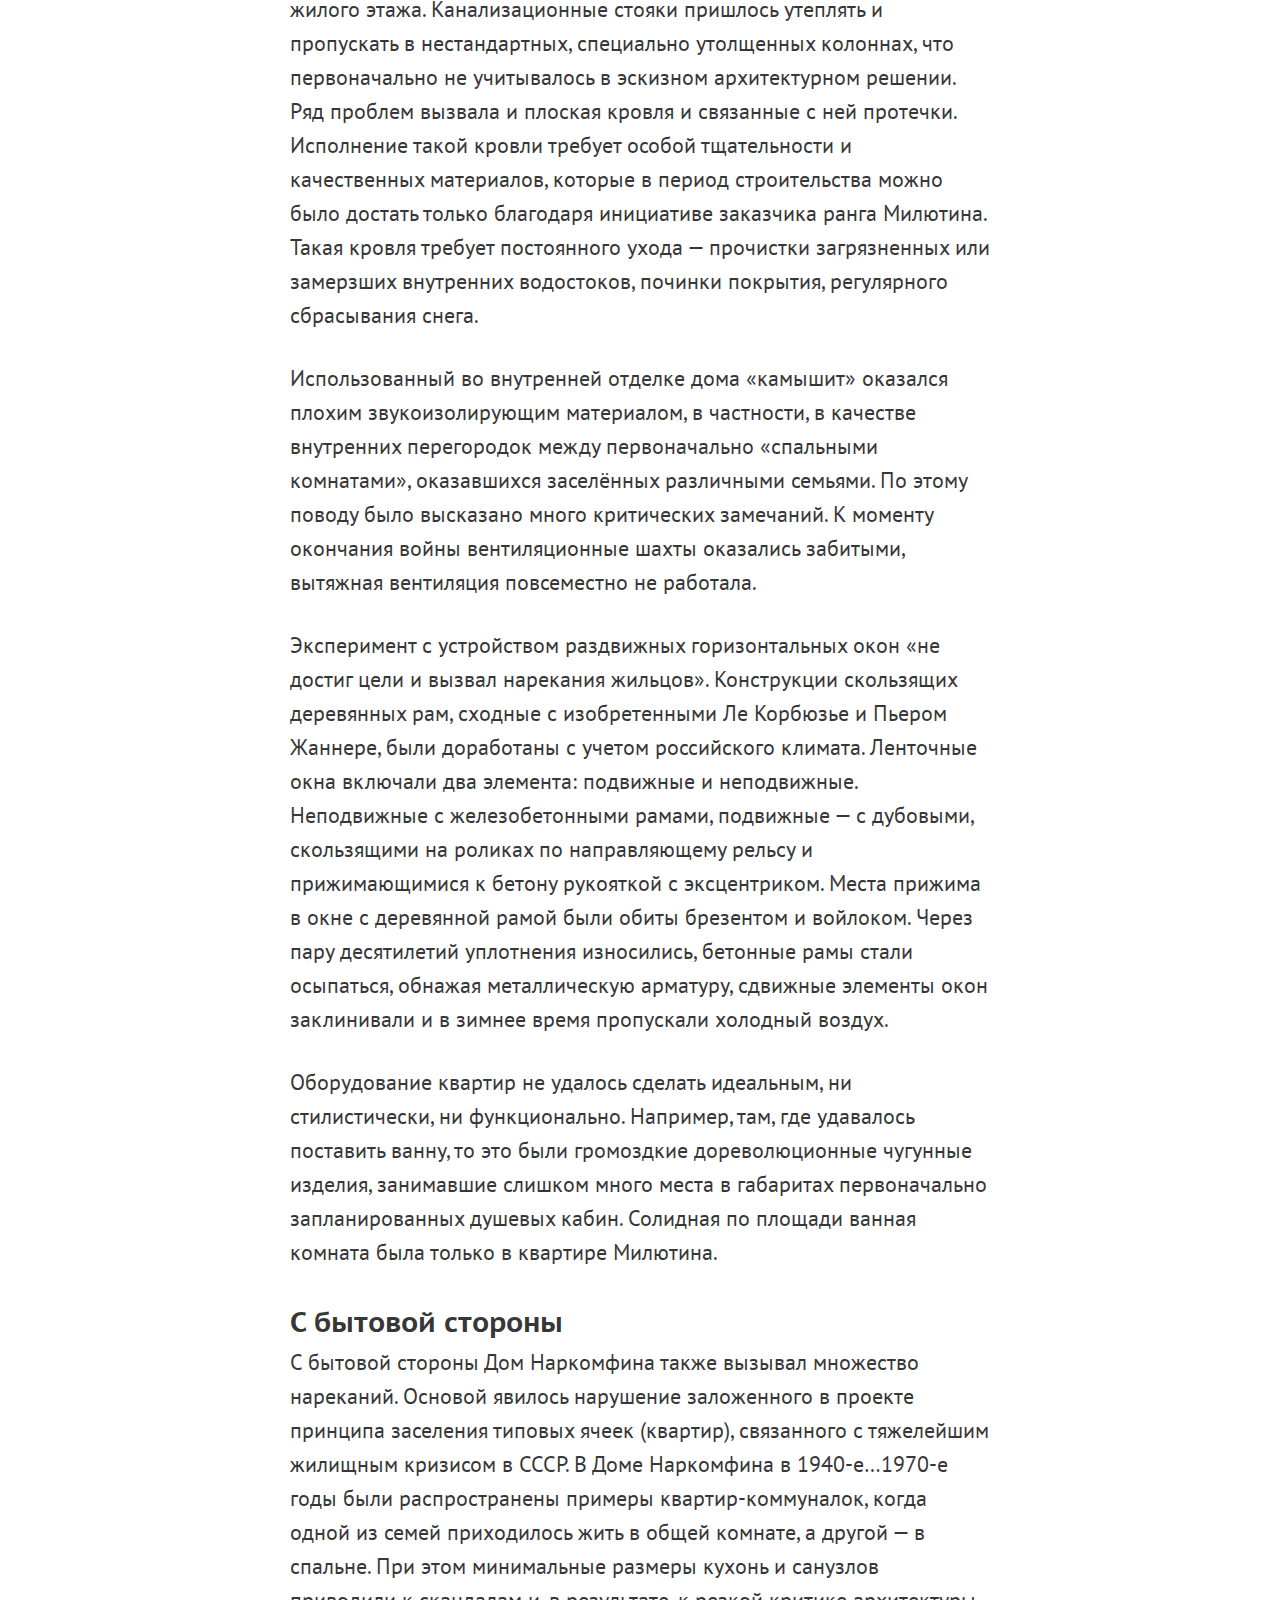
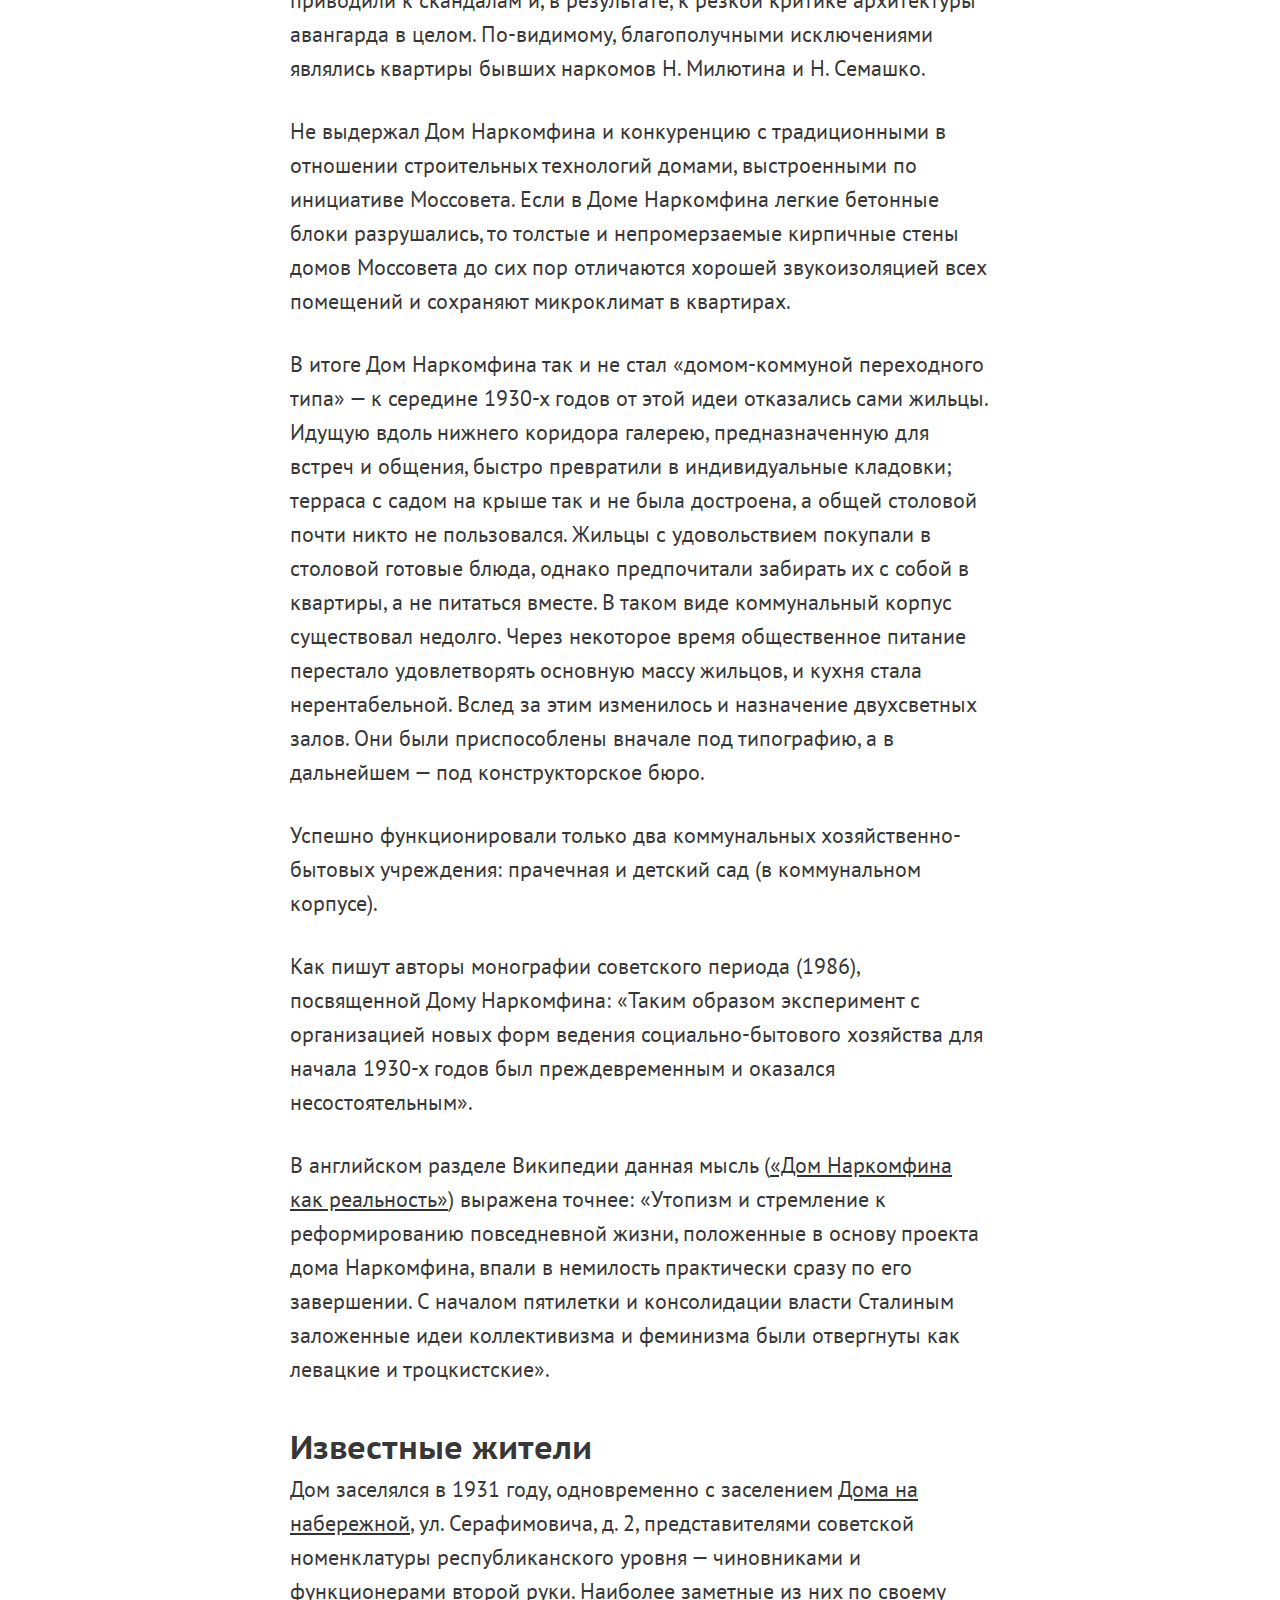
<file: posts/narkomfin.html>
<!DOCTYPE html>
<html>
  <head>
    <meta charset="utf-8">
    <meta name="viewport" content="width=device-width">
    <title>Дом Наркомфина</title>

    <link rel="icon" type="image/x-icon" href="../favicon.ico">
    <link rel="icon" type="image/png"    href="../favicon.png">

    <link rel="stylesheet" href="../stylesheets/style.css">

    <meta name="keywords" content="wikimedium вёрстка программирование">
    <meta name="description" content="Дом Наркомфина — жилой дом переходного типа">

    <meta property="og:type" content="article">
    <meta property="og:url" content="http://wikimedium.hack.exchange/posts/narkomfin.html">
    <meta property="og:title" content="Дом Наркомфина">
    <meta property="og:description" content="Дом Наркомфина — жилой дом переходного типа">
    <meta property="og:image" content="http://wikimedium.hack.exchange/images/posts/narkomfin.jpg">

    <script src="../javascripts/jquery.js" charset="utf-8"></script>
    <script src="../javascripts/sidebar.js" charset="utf-8"></script>
    <script src="../javascripts/social-likes.min.js" charset="utf-8"></script>
  </head>
  <body>

    <nav class="menubar">
      <a href="" class="logo"></a>
      <a href="" class="about">О проекте</a>
    </nav>

    <nav class="sidebar">
      <ul>
        <li>
          <a href="#s1">Дом Наркомфина — жилой дом переходного типа</a>
        </li>

        <li>
          <a href="#s2">История создания</a>
        </li>

        <li>
          <a href="#s3">Идеология</a>
        </li>

        <li>
          <a href="#s4">Архитектура</a>

          <ul>
            <li>
              <a href="#s4s1">Пространственная организация жилого комплекса</a>
            </li>

            <li>
              <a href="#s4s2">Архитектура жилого дома</a>
            </li>

            <li>
              <a href="#s4s3">Проектные и технологические решения дома Наркомфина</a>
            </li>

            <li>
              <a href="#s4s4">Нарушение концептуального замысла и проектных решений жилого комплекса после окончания строительства</a>
            </li>
          </ul>
        </li>

        <li>
          <a href="#s5">Критика проекта</a>

          <ul>
            <li>
              <a href="#s5s1">С технической стороны</a>
            </li>

            <li>
              <a href="#s5s2">С бытовой стороны</a>
            </li>
          </ul>
        </li>

        <li>
          <a href="#s6">Известные жители</a>
        </li>

        <li>
          <a href="#s7">Современное состояние памятника</a>
        </li>

        <li>
          <a href="#s8">Интересные факты о Доме Наркомфина</a>
        </li>
      </ul>
    </nav>

    <article>
      <h1 id="s1">Дом Наркомфина</h1>
      <p>Жилой дом переходного типа, построенный в <a target="_blank" href="https://ru.wikipedia.org/wiki/1930_%D0%B3%D0%BE%D0%B4">1930 году</a> по проекту архитекторов <a target="_blank" href="https://ru.wikipedia.org/wiki/%D0%93%D0%B8%D0%BD%D0%B7%D0%B1%D1%83%D1%80%D0%B3,_%D0%9C%D0%BE%D0%B8%D1%81%D0%B5%D0%B9_%D0%AF%D0%BA%D0%BE%D0%B2%D0%BB%D0%B5%D0%B2%D0%B8%D1%87">Моисея Гинзбурга</a> и <a target="_blank" href="https://ru.wikipedia.org/wiki/%D0%9C%D0%B8%D0%BB%D0%B8%D0%BD%D0%B8%D1%81,_%D0%98%D0%B3%D0%BD%D0%B0%D1%82%D0%B8%D0%B9_%D0%A4%D1%80%D0%B0%D0%BD%D1%86%D0%B5%D0%B2%D0%B8%D1%87">Игнатия Милиниса</a> для работников <a target="_blank" href="https://ru.wikipedia.org/wiki/%D0%9D%D0%B0%D1%80%D0%BE%D0%B4%D0%BD%D1%8B%D0%B9_%D0%BA%D0%BE%D0%BC%D0%B8%D1%81%D1%81%D0%B0%D1%80%D0%B8%D0%B0%D1%82_%D1%84%D0%B8%D0%BD%D0%B0%D0%BD%D1%81%D0%BE%D0%B2">Народного комиссариата финансов СССР (Наркомфина)</a>. Находится в Москве на <a target="_blank" href="https://ru.wikipedia.org/wiki/%D0%9D%D0%BE%D0%B2%D0%B8%D0%BD%D1%81%D0%BA%D0%B8%D0%B9_%D0%B1%D1%83%D0%BB%D1%8C%D0%B2%D0%B0%D1%80">Новинском бульваре</a> по адресу дом № 25, корпус 1. Дом Наркомфина является памятником архитектуры <a target="_blank" href="https://ru.wikipedia.org/wiki/%D0%9A%D0%BE%D0%BD%D1%81%D1%82%D1%80%D1%83%D0%BA%D1%82%D0%B8%D0%B2%D0%B8%D0%B7%D0%BC_(%D0%B8%D1%81%D0%BA%D1%83%D1%81%D1%81%D1%82%D0%B2%D0%BE)">конструктивизма</a>.</p>
      <p>Здание находится в аварийном состоянии и уже трижды включалось в список «100 главных зданий мира, которым грозит уничтожение».</p>

      <img src="../images/posts/narkomfin.jpg" alt="Дом Наркомфина">

      <h2 id="s2">История создания</h2>
      <p>Дом Наркомфина построен по проекту одного из идеологов советского конструктивизма Моисея Гинзбурга, в соавторстве с архитектором Игнатием Милинисом и инженером Сергеем Прохоровым. Ранее, в конце 1925 года была образована творческая организация конструктивистов, названная <a target="_blank" href="https://ru.wikipedia.org/wiki/%D0%9E%D0%B1%D1%8A%D0%B5%D0%B4%D0%B8%D0%BD%D0%B5%D0%BD%D0%B8%D0%B5_%D1%81%D0%BE%D0%B2%D1%80%D0%B5%D0%BC%D0%B5%D0%BD%D0%BD%D1%8B%D1%85_%D0%B0%D1%80%D1%85%D0%B8%D1%82%D0%B5%D0%BA%D1%82%D0%BE%D1%80%D0%BE%D0%B2">Объединением современных архитекторов</a> (ОСА). Эта организация оказала значительное влияние на развитие теоретической мысли и ряд наработанных в ней решений позднее был использован при строительстве жилого комплекса.</p>

      <h2 id="s3">Идеология</h2>
      <p>Несмотря на то, что дом Наркомата финансов часто именуется «домом-коммуной», автор проекта М. Гинзбург считал его «домом переходного типа» (от «буржуазного» дома к «социалистической» коммуне), поскольку в нём не полностью уничтожалась семейная структура, как это предполагалось в домах-коммунах. Называя его так, Гинзбург имел в виду, что обитатели оценят удобства общественного обслуживания и постепенно перейдут к новому бытовому укладу.</p>
      <p>В отличие от домов-коммун в основе замысла Дома Наркомфина была идея создания комфортной жилой среды. Его структура намного богаче, чем структура многих других имевшихся тогда аналогов. Авторам проекта Гинзбургу и Милинису удалось скомпоновать жилые ячейки в единый корпус настолько необычно, что это заинтересовало даже самого <a target="_blank" href="https://ru.wikipedia.org/wiki/%D0%9B%D0%B5_%D0%9A%D0%BE%D1%80%D0%B1%D1%8E%D0%B7%D1%8C%D0%B5">Ле Корбюзье</a>, побывавшего в Доме Наркомфина и посетившего лично квартиру Милютина.</p>
      <p>Идея комфортабельного жилища нового типа требовала не только иной функциональной организации, но и нового пространственного воплощения.</p>
      <p>В конце 1920-х — начале 1930-х годов было построено шесть экспериментальных «коммунальных» домов переходного типа, причём три из них разработаны при непосредственном участии М. Гинзбурга как автора проекта.</p>

      <h2 id="s4">Архитектура</h2>
      <p>Под строительство дома для работников Наркомата финансов была отведена территория двух усадеб, выходивших на Новинский бульвар. Все планы застройки отведенного участка предусматривали полный снос существующих домов и дворов, включая флигели и двор дома Шаляпина. В конечном итоге ни одно строение ради дома Наркомфина не снесли.</p>
      <p>В проектной документации дом именовался 2-м домом СНК и планировался как многофункциональный комплекс, состоящий из четырёх корпусов, выполняющих разные функции: жилой комплекс, коммунальный центр (в свою очередь, включающий в себя столовую, физкультурный и читальный залы), детский корпус (детский сад и ясли) — он не был построен и впоследствии частично занял корпус столовой и библиотеки, и самостоятельного служебного двора с размещенными на его территории механической прачечной, сушилкой, гаражом и др. Дом должна была окружать обширная парковая территория.</p>

      <h3 id="s4s1">Пространственная организация жилого комплекса</h3>
      <p>Пространство перед общественным корпусом композиционно выделялось квадратной площадкой, на которой планировалось разместить небольшое здание для детского сада. Все три объёма, различные по массам, строго ритмически уравновешенные, увязанные между собой, составляли композиционное ядро комплекса, сбалансированное в пространстве корпусом прачечной, ориентированным на Новинский бульвар. Перед прачечной также была устроена квадратная площадка, служившая своеобразным парадным пространством, связывающим комплекс с городом. Корпус прачечной так же, как и жилой дом, был частично поднят на колоннах, что освобождало для прохода пространство первого этажа. Пройдя под корпусом прачечной через «парадный двор» перед входом с Новинского бульвара, по диагональной аллее можно было попасть в общественную зону комплекса или по другой аллее через жилой корпус в уровне «открытого» первого этажа — в парк за домом, где была организована своеобразная видовая площадка.</p>
      <p>Основной объём жилого дома Гинзбург расположил на территории двух усадебных садов, отмечая в пояснительной записке к проекту:</p>
      <blockquote>В виду неровности участка, вызывающего в подобных случаях устройство большой поверхности цоколя, в настоящем случае дом поднят в большей своей части на высоту 2,5 метров на отдельных столбах, что является более экономичным и, кроме того, сохраняет нетронутой площадь парка.</blockquote>
      <p>Функциональные характеристики будущего здания были определены техническим заданием, составленным <a target="_blank" href="https://ru.wikipedia.org/wiki/%D0%9C%D0%B8%D0%BB%D1%8E%D1%82%D0%B8%D0%BD,_%D0%9D%D0%B8%D0%BA%D0%BE%D0%BB%D0%B0%D0%B9_%D0%90%D0%BB%D0%B5%D0%BA%D1%81%D0%B0%D0%BD%D0%B4%D1%80%D0%BE%D0%B2%D0%B8%D1%87">Николаем Милютиным</a>, который в указанные годы (1924—1929) исполнял обязанности наркома финансов РСФСР и выступал в качестве заказчика жилого комплекса. Сметная стоимость строительства составила 10 млн рублей.</p>

      <h3 id="s4s2">Архитектура жилого дома</h3>
      <p>Подлинным новаторством для конца 1920-х годов была архитектура жилого корпуса. Она была настолько необычна и впечатляюща, что лишь немногие смогли увидеть в ней образ жилого дома будущего, черты которого он, безусловно, содержал.</p>
      <p>Жилой корпус представляет собой шестиэтажное здание длиной 85 м и высотой 17 м. Ориентация здания на запад и восток. В торцах здания расположены лестничные клетки, всего две на всю длину. Первый этаж, высотой 2,5 метра, состоит из круглых столбов — элементов каркаса здания, что было связано со стремлением сохранить парковую территорию и с убеждённостью Гинзбурга в том, что первые этажи менее пригодны для жилья.</p>
      <p>По второму и пятому этажам здания лестницы связаны широкими, около 4 м, коридорами, освещёнными с восточной стороны горизонтальными лентами окон. В квартиры жильцы попадают из этих коридоров.</p>
      <p>Дом был задуман как «коммунальный» с изолированными квартирами на 50 семей, общей численностью около 200 человек, и имеющимся общественным обслуживанием. В своем проекте авторы поставили задачу сохранения только социально-бытовых условий переходного типа (например, несмотря на наличие общей столовой, в квартирах сохранялись маленькие кухни).</p>
      <p>Весь шестиэтажный объём здания разбит по горизонтали на две части. Нижние три этажа отведены под квартиры большой площади, в которых должны были проживать семьи, сохранившие более полно свой старый бытовой уклад. Поэтому здесь имелась маленькая кухня, позволяющая индивидуально приготовлять пищу. Верхние три этажа занимают малометражные квартиры на одного или двух человек — так называемая ячейка Стройкома РСФСР тип «F». Все квартиры двухэтажные с входами из одного коридора пятого этажа. Квартиры имели две планировки: либо с лестницей от входа наверх (в двухэтажную гостиную со стеклянной стенкой) и опять наверх (в спальню), либо с длинной лестницей вниз, в такую же гостиную и спальню, расположенные на одном уровне. Таким образом каждая квартира состоит из двух частей. Одна часть её имеет высоту 3,6 м, другая — 2,3 м. Последняя представляет собой спальную нишу, она освещена прямым светом: имеется небольшая душевая кабина с умывальником. В каждой квартире есть отдельная передняя и туалет, расположенный у самого входа. В малометражных квартирах нет кухонь. Жилая комната оборудована небольшим «кухонным элементом» для индивидуального приготовления пищи. Площадь каждой ячейки составляет 33—34 м², но её кубатура благодаря многоярусной планировке соответствует кубатуре квартиры, в полтора раза большей по площади.</p>
      <p>Квартиры нижних этажей трехкомнатные. Жилая площадь в них примерно 57-60 кв. м. Как и малометражные, они двухъярусные. В нижнем ярусе каждой квартиры размещены передняя, кухня и общая жилая комната двойной высоты. Из передней вход в общую, высотой 5 м, комнату, площадь которой равна 25 кв. м. Из передней же внутренняя лестница ведет во второй ярус. Здесь две спальни, ванная и туалет. Спальни отделены узкой площадкой с галереей, открывающейся в общую жилую комнату. Высота помещения второго яруса 2,3 м.</p>
      <p>В обоих концах жилого корпуса, по обе стороны лестницы со входом непосредственно с лестничной клетки, размещены квартиры «2F» (соединенные по две ячейки «F»), и занимающие площадь, равную двум сдвоенным малометражным квартирам (кв. 14 и 29). В этих квартирах две жилые комнаты высотой 3 м. Передняя, ванная, туалет, кухня и столовая имеют высоту 2,3 м. По существу, это обычные (одноярусные) квартиры с несколько непривычным распределением высот, а потому и с более интересным пространственным решением.</p>
      <p>И наконец, в самой верхней части дома, на уровне плоской крыши, сделано несколько комнат типа общежития, где реализовны опубликованные Н. Милютиным в «Соцгороде» жилые ячейки на одного человека. Часть из них — на одного человека, часть — на двух. Между каждой парой комнат расположены душевая и умывальная комнаты.</p>
      <p>Здание включает в себя около десятка типов квартир, в том числе:</p>

      <ul>
        <li>Квартира типа F — основное количество жилых ячеек в доме минимального размера. В одни из них можно попасть из остекленной галереи или коридора, спускаясь по внутриквартирной лестнице в общую комнату, а в другие — поднимаясь в неё также по аналогичной лестнице.</li>
        <li>Квартира типа K — 8 квартир для больших семей располагались в центральной части дома между лестничными клетками. Квартиры представляли собой двухъярусные жилые ячейки высотой каждого этажа 2,3 метра, при этом часть квартиры имела высоту потолка 4,6 метра, и в ней находилась общая жилая комната, выполняющая функции гостиной. На нижнем ярусе были устроены коридор, передняя, терраса и кухня, а в верхнем — две спальни размером 19,9 и 12,1 м². Кроме открытой террасы на втором этаже, для отдыха на воздухе и принятия солнечных ванн была предназначена также плоская крыша с разбитым на ней цветником.</li>
        <li>Квартира типа 2F. Сочетание разных жилых ячеек позволило избежать повторения галерей и коридоров на каждом этаже и сделать их светлыми, а во всех квартирах обеспечить сквозное проветривание.</li>
      </ul>

      <p>Фасады жилого корпуса выглядят по разному, с восточной стороны, от Садового кольца — длинные ленточные окна и открытая галерея второго этажа. С противоположной западной стороны иная картина: большие квадраты остекления двухсветных общих комнат-гостиных и небольшие окна кухонь. В результате все спальни в доме ориентированы на утреннее солнце, а гостиные на вечернее.</p>
      <p>Принцип компоновки жилых ячеек, подобный применённому в проекте дома Наркомфина, был реализован в ряде проектов и на Западе, в частности, в построенном в Бреслау (<a target="_blank" href="https://ru.wikipedia.org/wiki/%D0%92%D1%80%D0%BE%D1%86%D0%BB%D0%B0%D0%B2">Вроцлаве</a>) по проекту <a target="_blank" href="https://ru.wikipedia.org/wiki/%D0%A8%D0%B0%D1%80%D1%83%D0%BD,_%D0%93%D0%B0%D0%BD%D1%81_%D0%91%D0%B5%D1%80%D0%BD%D1%85%D0%B0%D1%80%D0%B4">Ганса Шаруна</a> общежитии для холостых (1929 год). Наличие коридора, обслуживающего несколько уровней, характерно для жилых единиц Ле Корбюзье.</p>
      <p>Обследование дома Наркомфина, проведенное в 1994 году профессором МАрхИ <a target="_blank" href="https://ru.wikipedia.org/wiki/%D0%9E%D0%B2%D1%81%D1%8F%D0%BD%D0%BD%D0%B8%D0%BA%D0%BE%D0%B2%D0%B0,_%D0%95%D0%BB%D0%B5%D0%BD%D0%B0_%D0%91%D0%BE%D1%80%D0%B8%D1%81%D0%BE%D0%B2%D0%BD%D0%B0">Еленой Овсянниковой</a> и швейцарскими студентами из Женевы, которыми руководил Жан-Клод Люди, показало, что его внутренняя структура оказалась ещё сложнее, чем было заявлено в проекте. Нестандартные квартиры, как оказалось, были на каждом этаже, хотя большинство их — типовые. Общее число вариантов жилых ячеек могло доходить до одиннадцати (включая помещение для консьержа, «студию» на верхнем этаже, общежитие на кровле и пентхаус самого Милютина). Характерно, что в конце коридора пятого этажа находилась общая кухня, организованная уже в 1940-е годы, а из самого коридора был доступ в чуланы для хранения вещей, не всегда помещавшихся в ячейки «F».</p>

      <h3 id="s4s3">Проектные и технологические решения дома Наркомфина</h3>
      <p>Дом был возведен в 1928—1930 годах с применением новинок тогдашней строительной индустрии, в том числе цельнолитого железобетона (выдержавшего впоследствии и бомбежки и многолетнее отсутствие ремонта), а также новых материалов. Он построен на колоннах, это висячая (каркасная) конструкция, что создает устойчивость при оползнях и колебаниях почвы — под домом течет подземная река Синичка, заключенная в трубу. Несущий каркас с сеткой круглых в плане колонн диаметром 350 мм связан в продольном и поперечном направлениях железобетонными прогонами. Наружные стены, являющиеся по сути облегченными термоизоляционными щитами, отнесены на консолях от колонн каркаса, в результате чего колонны оказываются внутри здания. Технологические решения плоской кровли с системой водостоков, теплоизоляцией «торфоплитами» из прессованного торфа и гидроизоляцией битумом следовали схеме, разработанной ведущим германским специалистом по плоским крышам <a target="_blank" href="https://ru.wikipedia.org/wiki/%D0%9C%D0%B0%D0%B9,_%D0%AD%D1%80%D0%BD%D1%81%D1%82">Эрнстом Маем</a>.</p>
      <p>В доме Наркомфина в 1929 году был проведен эксперимент по цветовому решению квартир, которым руководил специалист из <a target="_blank" href="https://ru.wikipedia.org/wiki/%D0%91%D0%B0%D1%83%D1%85%D0%B0%D1%83%D0%B7">Баухауса</a> профессор <a target="_blank" href="https://de.wikipedia.org/wiki/Hinnerk_Scheper">Хиннерк Шепер</a>. Шепер выполнил цветовое оформление интерьеров дома, для чего был на год откомандирован в Москву. Стены в квартирах не оклеивались обоями, а гладко окрашивались — теплые гаммы колеров для одних квартир и холодные для других. Теплая гамма была основана на оттенках жёлтого и охры, холодная — голубого и серого. Обе были реализованы в двух вариантах: сначала в сильной, а потом слабой насыщенностью колеров. Образцы эскизов цветового решения интерьеров типовых квартир дома Наркомфина по Шеперу представлены в книге Е. Овсянниковой и Е. Милютиной Жилой комплекс «Дом Наркомфина», Екатеринбург: Tatlin, 2015 — 64 с.</p>
      <p>Важную роль в сооружении комплекса сыграл инженер Сергей Львович Прохоров (1899—1974). Согласно предложенному Прохоровым решению, железобетонный каркас здания, несущие стены из блоков, а также водостоки и вентиляционные вытяжки размещены внутри здания; снаружи расположены лёгкие несущие стены и ленточные окна. Прохоров создал несколько новых материалов (фибролит, ксилолит, торфоплиты и камышит) и организовал производство шлакоблоков («бетонитовых камней») прямо на стройплощадке. По мнению профессора МАрхИ Елены Овсянниковой, без участия этого инженера, хорошо освоившего немецкую технологию изготовления цементных блоков и предложившего ряд нововведений по ходу строительства, дом Наркомфина не удалось бы построить столь успешно.</p>
      <p>Корпус общественного обслуживания, названный авторами «коммунальным», представляет собой замкнутый четырёхэтажный, почти кубический объём со стороной куба около 10 метров. Связан с жилым корпусом переходом на уровне второго этажа. Корпус предназначался для размещения общей кухни-столовой, библиотеки и других бытовых и общественных помещений.</p>
      <p>Сдача дома Наркомфина по времени (1931 год) совпала с критическим переломом в судьбе архитектуры в СССР: все профессиональные объединения были распущены, а вместо них возник Союз советских архитекторов, призванный определять облик новой советской архитектуры. Конструктивизм и рационализм были заклеймены как «формализм» и иностранные заимствования, чуждые советскому человеку. В архитектуре был объявлен курс на «освоение классического наследия».</p>

      <h3 id="s4s4">Нарушение концептуального замысла и проектных решений жилого комплекса после окончания строительства</h3>
      <p>В 1932—1934 году на территории жилого комплекса (вдоль его южной границы) по проекту архитектора С. Леонтовича был построен жилой дом работников Совнаркома (дом 25 корп. 10), композиционно никак не связанный с комплексом. В итоге сохранение усадебных построек по линии Новинского бульвара, а также строительство в границах первоначально отведённого участка ещё одного жилого дома, чужеродного комплексу, не позволило полностью осуществить авторский замысел по организации пространства.</p>
      <p>К началу 1940-х годов участок вдоль северной границы территории жилого комплекса (за дворовым фасадом корпуса прачечной во всю его длину, и в глубину двора вплоть до дома Наркомфина с его восточной, северной и частично с западной сторон) был выделен под ведомственный гараж СНК РСФСР, позднее Совмина РСФСР, его территория площадью около гектара покрыта асфальтом, гараж обнесён забором. Просуществовал до 1965 года.</p>
      <p>В середине 1930-х годов в виду острого дефицита жилья были застроены все пролёты между столбами-опорами первого этажа расположением дополнительных квартир (сверх 50-ти проектных) с частичным заглублением их в цоколь, в общий тамбур которых (на две квартиры) с улицы можно было попасть спуском по четырём ступенькам вниз. В северной части цокольного этажа организована служебное общежитие, третье в доме. Пристроено служебное помещение к южному фасаду, надстроен коммунальный корпус.</p>
      <p>Разработанный авторами проекта социально-бытовой уклад жизни, заложенный в основу структуры жилого комплекса, оказался неосуществимым в условиях жизни тех лет, к тому же жильцы дома в большей части были психологически неподготовлены к таким переменам. Не был построен жилой корпус второй очереди, не был построен комплекс служебного дворика, объединяющего механическую прачечную, гараж для жильцов, котельную. Сооружена была лишь прачечная, широко использовавшаяся жильцами лишь в первые годы, а после войны перешедшая в ведомственное подчинение.</p>
      <p>Следует сказать, что контингент живущих был в какой-то мере однородным лишь в первые годы после заселения дома. После арестов 1937—1938 годов и окончания Великой Отечественной войны он существенным образом изменился. Практически все трёхкомнатные квартиры нижних этажей превратились в коммунальные. Как пишет в своих воспоминаниях о Доме Наркомфина Екатерина Милютина: Квартиры для одиночек заселили семьями, семейные сделали коммунальными. Вместо закрытой столовой (коммунальный корпус) на пятом этаже сделали коммунальную кухню с рядами плит и корыт. Детский сад закрыли, коммунальный корпус превратился в типографию. Прачечная сохранилась, но она постепенно перестала обслуживать жильцов. В конце концов дом передали в ЖЭК, покрасили немыслимой жёлтой краской и перестали ремонтировать.</p>

      <h2 id="s5">Критика проекта</h2>
      <h3 id="s5s1">С технической стороны</h3>
      <p>Объектом критики, в первую очередь со стороны качества использованных строительных материалов, стали несущие стены, так как жилой корпус ни разу не ремонтировали за все 80 лет его существования. Штукатурка фасадов осыпалась, а стены из кустарно выполненных цементных и шлаковых блоков, сделанных прямо на стройке, разрушались. Наполнителями в цементном растворе служили разные подручные материалы, в том числе, металлургический шлак, солома, камыш.</p>
      <p>Каркасная конструкция дома на ножках весьма затруднила устройство в нём вертикальных коммуникаций, не говоря о промерзании нижнего жилого этажа. Канализационные стояки пришлось утеплять и пропускать в нестандартных, специально утолщенных колоннах, что первоначально не учитывалось в эскизном архитектурном решении. Ряд проблем вызвала и плоская кровля и связанные с ней протечки. Исполнение такой кровли требует особой тщательности и качественных материалов, которые в период строительства можно было достать только благодаря инициативе заказчика ранга Милютина. Такая кровля требует постоянного ухода — прочистки загрязненных или замерзших внутренних водостоков, починки покрытия, регулярного сбрасывания снега.</p>
      <p>Использованный во внутренней отделке дома «камышит» оказался плохим звукоизолирующим материалом, в частности, в качестве внутренних перегородок между первоначально «спальными комнатами», оказавшихся заселённых различными семьями. По этому поводу было высказано много критических замечаний. К моменту окончания войны вентиляционные шахты оказались забитыми, вытяжная вентиляция повсеместно не работала.</p>
      <p>Эксперимент с устройством раздвижных горизонтальных окон «не достиг цели и вызвал нарекания жильцов». Конструкции скользящих деревянных рам, сходные с изобретенными Ле Корбюзье и Пьером Жаннере, были доработаны с учетом российского климата. Ленточные окна включали два элемента: подвижные и неподвижные. Неподвижные с железобетонными рамами, подвижные — с дубовыми, скользящими на роликах по направляющему рельсу и прижимающимися к бетону рукояткой с эксцентриком. Места прижима в окне с деревянной рамой были обиты брезентом и войлоком. Через пару десятилетий уплотнения износились, бетонные рамы стали осыпаться, обнажая металлическую арматуру, сдвижные элементы окон заклинивали и в зимнее время пропускали холодный воздух.</p>
      <p>Оборудование квартир не удалось сделать идеальным, ни стилистически, ни функционально. Например, там, где удавалось поставить ванну, то это были громоздкие дореволюционные чугунные изделия, занимавшие слишком много места в габаритах первоначально запланированных душевых кабин. Солидная по площади ванная комната была только в квартире Милютина.</p>

      <h3 id="s5s2">С бытовой стороны</h3>
      <p>С бытовой стороны Дом Наркомфина также вызывал множество нареканий. Основой явилось нарушение заложенного в проекте принципа заселения типовых ячеек (квартир), связанного с тяжелейшим жилищным кризисом в СССР. В Доме Наркомфина в 1940-е…1970-е годы были распространены примеры квартир-коммуналок, когда одной из семей приходилось жить в общей комнате, а другой — в спальне. При этом минимальные размеры кухонь и санузлов приводили к скандалам и, в результате, к резкой критике архитектуры авангарда в целом. По-видимому, благополучными исключениями являлись квартиры бывших наркомов Н. Милютина и Н. Семашко.</p>
      <p>Не выдержал Дом Наркомфина и конкуренцию с традиционными в отношении строительных технологий домами, выстроенными по инициативе Моссовета. Если в Доме Наркомфина легкие бетонные блоки разрушались, то толстые и непромерзаемые кирпичные стены домов Моссовета до сих пор отличаются хорошей звукоизоляцией всех помещений и сохраняют микроклимат в квартирах.</p>
      <p>В итоге Дом Наркомфина так и не стал «домом-коммуной переходного типа» — к середине 1930-х годов от этой идеи отказались сами жильцы. Идущую вдоль нижнего коридора галерею, предназначенную для встреч и общения, быстро превратили в индивидуальные кладовки; терраса с садом на крыше так и не была достроена, а общей столовой почти никто не пользовался. Жильцы с удовольствием покупали в столовой готовые блюда, однако предпочитали забирать их с собой в квартиры, а не питаться вместе. В таком виде коммунальный корпус существовал недолго. Через некоторое время общественное питание перестало удовлетворять основную массу жильцов, и кухня стала нерентабельной. Вслед за этим изменилось и назначение двухсветных залов. Они были приспособлены вначале под типографию, а в дальнейшем — под конструкторское бюро.</p>
      <p>Успешно функционировали только два коммунальных хозяйственно-бытовых учреждения: прачечная и детский сад (в коммунальном корпусе).</p>
      <p>Как пишут авторы монографии советского периода (1986), посвященной Дому Наркомфина: «Таким образом эксперимент с организацией новых форм ведения социально-бытового хозяйства для начала 1930-х годов был преждевременным и оказался несостоятельным».</p>
      <p>В английском разделе Википедии данная мысль (<a target="_blank" href="https://en.wikipedia.org/wiki/Narkomfin_building#The_Narkomfin_building_as_reality">«Дом Наркомфина как реальность»</a>) выражена точнее: «Утопизм и стремление к реформированию повседневной жизни, положенные в основу проекта дома Наркомфина, впали в немилость практически сразу по его завершении. С началом пятилетки и консолидации власти Сталиным заложенные идеи коллективизма и феминизма были отвергнуты как левацкие и троцкистские».</p>

      <h2 id="s6">Известные жители</h2>
      <p>Дом заселялся в 1931 году, одновременно с заселением <a target="_blank" href="https://ru.wikipedia.org/wiki/%D0%94%D0%BE%D0%BC_%D0%BD%D0%B0_%D0%BD%D0%B0%D0%B1%D0%B5%D1%80%D0%B5%D0%B6%D0%BD%D0%BE%D0%B9">Дома на набережной</a>, ул. Серафимовича, д. 2, представителями советской номенклатуры республиканского уровня — чиновниками и функционерами второй руки. Наиболее заметные из них по своему положению занимали квартиры в верхних этажах и в торцах жилого корпуса. Позднее, в 1937—1938 годах, практически все они были осуждены и расстреляны как «враги народа» (см. Ссылки).</p>

      <ul>
        <li><a target="_blank" href="https://ru.wikipedia.org/wiki/%D0%9C%D0%B8%D0%BB%D1%8E%D1%82%D0%B8%D0%BD,_%D0%9D%D0%B8%D0%BA%D0%BE%D0%BB%D0%B0%D0%B9_%D0%90%D0%BB%D0%B5%D0%BA%D1%81%D0%B0%D0%BD%D0%B4%D1%80%D0%BE%D0%B2%D0%B8%D1%87">Н. А. Милютин</a> — в 1924—1929 годах наркомфин РСФСР, в 1929 году председатель Малого СНК — один из идеологов «новых форм социалистического жилища», автор монографии «Соцгород». Квартира Милютина, спроектированная им для своей семьи с согласия М. Гинзбурга, уже после возведения здания, находилась на крыше здания, в помещении, запланированном под вентиляционную камеру, оборудование для которой не было закуплено, из-за нехватки денег. Двухуровневая квартира — первый в мире «пентхауз».</li>
        <li><a target="_blank" href="https://ru.wikipedia.org/wiki/%D0%9A%D1%80%D1%8B%D0%BB%D0%B5%D0%BD%D0%BA%D0%BE,_%D0%9D%D0%B8%D0%BA%D0%BE%D0%BB%D0%B0%D0%B9_%D0%92%D0%B0%D1%81%D0%B8%D0%BB%D1%8C%D0%B5%D0%B2%D0%B8%D1%87">Н. В. Крыленко</a>, кв. 46 — нарком юстиции СССР.</li>
        <li><a target="_blank" href="https://ru.wikipedia.org/wiki/%D0%90%D0%BD%D1%82%D0%BE%D0%BD%D0%BE%D0%B2-%D0%9E%D0%B2%D1%81%D0%B5%D0%B5%D0%BD%D0%BA%D0%BE,_%D0%92%D0%BB%D0%B0%D0%B4%D0%B8%D0%BC%D0%B8%D1%80_%D0%90%D0%BB%D0%B5%D0%BA%D1%81%D0%B0%D0%BD%D0%B4%D1%80%D0%BE%D0%B2%D0%B8%D1%87">В. А. Антонов-Овсеенко</a> кв. 49 — нарком юстиции РСФСР, с женой Софьей Ивановной Левиной.</li>
        <li><a target="_blank" href="https://ru.wikipedia.org/wiki/%D0%9A%D0%B0%D1%80%D0%BF,_%D0%A1%D0%B5%D1%80%D0%B3%D0%B5%D0%B9_%D0%91%D0%B5%D0%BD%D0%B5%D0%B4%D0%B8%D0%BA%D1%82%D0%BE%D0%B2%D0%B8%D1%87">С. Б. Карп</a>, кв. 47 — председатель Госплана РСФСР.</li>
        <li><a target="_blank" href="https://ru.wikipedia.org/wiki/%D0%A1%D0%BE%D0%BA%D0%BE%D0%BB%D0%BE%D0%B2,_%D0%9D%D0%B8%D0%BA%D0%BE%D0%BB%D0%B0%D0%B9_%D0%9A%D0%BE%D0%BD%D1%81%D1%82%D0%B0%D0%BD%D1%82%D0%B8%D0%BD%D0%BE%D0%B2%D0%B8%D1%87">Н. К. Соколов</a>, кв. 42 — председатель Правления Госбанка СССР.</li>
        <li><a target="_blank" href="https://ru.wikipedia.org/wiki/%D0%9B%D0%B8%D1%81%D0%B8%D1%86%D1%8B%D0%BD,_%D0%9D%D0%B8%D0%BA%D0%BE%D0%BB%D0%B0%D0%B9_%D0%92%D0%B0%D1%81%D0%B8%D0%BB%D1%8C%D0%B5%D0%B2%D0%B8%D1%87">Н. В. Лисицын</a>, кв. 50 — нарком земледелия РСФСР.</li>
        <li>Герасимов Иван Семенович, кв. 51 — управляющий делами СНК РСФСР.</li>
        <li><a target="_blank" href="https://ru.wikipedia.org/wiki/%D0%A1%D1%83%D0%BB%D0%B8%D0%BC%D0%BE%D0%B2,_%D0%94%D0%B0%D0%BD%D0%B8%D0%B8%D0%BB_%D0%95%D0%B3%D0%BE%D1%80%D0%BE%D0%B2%D0%B8%D1%87">Д. Е. Сулимов</a>, кв. 45 — председатель СНК РСФСР.</li>
        <li>Лебедь Дмитрий Захарович, кв. 43 — зам. председателя Совнаркома РСФСР.</li>
        <li><a target="_blank" href="https://ru.wikipedia.org/wiki/%D0%A1%D0%B5%D0%BC%D0%B0%D1%88%D0%BA%D0%BE,_%D0%9D%D0%B8%D0%BA%D0%BE%D0%BB%D0%B0%D0%B9_%D0%90%D0%BB%D0%B5%D0%BA%D1%81%D0%B0%D0%BD%D0%B4%D1%80%D0%BE%D0%B2%D0%B8%D1%87">Н. А. Семашко</a> кв. 14 — бывший нарком здравоохранения РСФСР, с семьёй.</li>
        <li>Гуревич Моисей Григорьевич, кв. 41 — заместитель наркома здравоохранения РСФСР.</li>
        <li>Хронин Василий Никифорович, кв. 39 — заместитель наркома внутренней торговли РСФСР.</li>
        <li>Бухарцев Дмитрий Павлович, кв. 29 — кандидат экономических наук, корреспондент газеты «Известия» в Германии в 1930-е гг.</li>
        <li>Гордеев Михаил Григорьевич, кв. 27 — публицист, коллекционер живописи.</li>
        <li><a target="_blank" href="https://ru.wikipedia.org/wiki/%D0%9A%D0%B5%D0%BB%D0%B8%D0%BD,_%D0%9F%D1%91%D1%82%D1%80_%D0%98%D0%B2%D0%B0%D0%BD%D0%BE%D0%B2%D0%B8%D1%87">П. И. Келин</a>, кв. ? — художник и преподаватель живописи, ближайший друг Н. А. Милютина.</li>
        <li><a target="_blank" href="https://ru.wikipedia.org/wiki/%D0%92%D0%B8%D1%88%D0%BD%D0%B5%D0%B2%D1%81%D0%BA%D0%B8%D0%B9,_%D0%90%D0%BB%D0%B5%D0%BA%D1%81%D0%B0%D0%BD%D0%B4%D1%80_%D0%90%D0%BB%D0%B5%D0%BA%D1%81%D0%B0%D0%BD%D0%B4%D1%80%D0%BE%D0%B2%D0%B8%D1%87_(%D1%81%D1%82%D0%B0%D1%80%D1%88%D0%B8%D0%B9)">А. А. Вишневский</a>, кв. ? (5 этаж) — доктор медицинских наук (1936), позднее главный хирург Советской армии.</li>
        <li><a target="_blank" href="https://ru.wikipedia.org/wiki/%D0%94%D0%B5%D0%B9%D0%BD%D0%B5%D0%BA%D0%B0,_%D0%90%D0%BB%D0%B5%D0%BA%D1%81%D0%B0%D0%BD%D0%B4%D1%80_%D0%90%D0%BB%D0%B5%D0%BA%D1%81%D0%B0%D0%BD%D0%B4%D1%80%D0%BE%D0%B2%D0%B8%D1%87">А. А. Дейнека</a> кв.18 — советский живописец, с женой Серафимой Лычевой.</li>
        <li><a target="_blank" href="https://ru.wikipedia.org/wiki/%D0%A1%D0%BE%D0%BB%D0%BE%D0%B2%D1%8C%D1%91%D0%B2,_%D0%92%D0%BB%D0%B0%D0%B4%D0%B8%D0%BC%D0%B8%D1%80_%D0%90%D0%BB%D0%B5%D0%BA%D1%81%D0%B0%D0%BD%D0%B4%D1%80%D0%BE%D0%B2%D0%B8%D1%87_(%D0%B4%D1%80%D0%B0%D0%BC%D0%B0%D1%82%D1%83%D1%80%D0%B3)">В. А. Соловьёв</a> — драматург.</li>
        <li>Гостынский Владимир Викторович, кв. ? (6 этаж) — начальник управления НКФ, ближайший помощник Н. Милютина, с семьей.</li>
        <li>Воскресенский Кирилл Александрович, кв. ? — ученый-биолог, основатель Беломорской биологической станции (1938).</li>
        <li>Жуков Савелий Григорьевич, кв. 11 — заместитель наркома Наркомата Совхозов РСФСР — репрессирован; далее Ольга Инсарова (Окорокова) — солистка Большого театра (меццо-сопрано) в 1943—1959 годах.</li>
        <li>Крючков Петр Петрович, кв. 13 — директор Музея А. М. Горького, с женой. После ареста семьи Крючковых в 1938 г. квартира № 13 перешла к семье Н. А. Семашко.</li>
        <li><a target="_blank" href="https://ru.wikipedia.org/wiki/%D0%91%D0%B3%D0%B0%D0%BD,_%D0%9E%D0%BB%D1%8C%D0%B3%D0%B0_%D0%9F%D0%B0%D0%B2%D0%BB%D0%BE%D0%B2%D0%BD%D0%B0">О. П. Бган</a> — советская актриса.</li>
      </ul>

      <p>С середины 1930-х годов дом № 25, корп. 1 стоял на балансе Совета народных комиссаров, с 1946 года — Совета Министров РСФСР вплоть до конца 1950-х годов. В конце 1950-х годов снят с баланса Совета Министров РСФСР и передан в общегородское подчинение (в ЖЭК).</p>
      <p>За 70 лет существования дома (на 2000 год) не было выполнено ни одного капитального ремонта. В конце 1970-х власти Москвы собирались сделать капремонт, для чего выселили тридцать квартир, но так и не успели.</p>

      <h2 id="s7">Современное состояние памятника</h2>
      <p>В настоящее время дом находится в неудовлетворительном техническом состоянии, которое оценивается экспертами как «критическое». Дом в большей части расселён (этот процесс начался в конце 1980-х годов), однако по состоянию на начало 2008 года там до сих пор проживают около 15 семей.</p>
      <p>В 2006 году дом Наркомфина был включён в «World monuments watch list of 100 most endangered sites» — Список памятников мировой культуры, находящихся под угрозой исчезновения. С 2010 года часть пустых квартир сдана в аренду под мастерские, либо жилые помещения, которые в основном заняла «творческая молодежь», небезразличная к архитектурному шедевру. Смена правительства Москвы никак не отразилась на статусе и состоянии памятника. Архитектор Алексей Гинзбург, внук автора первоначального проекта, подготовил проект реконструкции Дома наркомфина, предполагающий сохранение первоначальной планировки здания.</p>
      <p>Зима 2011—2012 годов практически разрушила «коммунальный блок». Доступ в некоторые части Дома, находящиеся в собственности города, небезопасен.</p>
      <p>Всего в доме на балансе 46 квартир, больше 30 из них принадлежат компании Александра Сенаторова, который начал скупать квартиры в 2006 году. Сенаторов утверждает, что планирует реставрацию дома. Впрочем, ясности, насколько это действительно будет реставрация, а не коммерческая перестройка, нет. По состоянию на март 2014 года из общей площади (около 4 тыс. кв. м) в собственности группы Сенаторова находится 2,2 тыс. кв. м, ещё 1,3 тыс. м² — на балансе мэрии Москвы, оставшиеся помещения — у пяти собственников квартир.</p>

      <h2 id="s8">Интересные факты о Доме Наркомфина</h2>
      <ul>
        <li>Дому Наркомфина посвящено огромное количество публикаций, как в российских, так и в зарубежных источниках. В западных источниках описания дома Наркомфина нередко сопровождается определениями «утопия» и «утопический» англ. utopian housing project. Вместе с тем, в отечественных источниках авторы, по крайней мере советского периода, старались избегать такой трактовки, привычно используя устоявшуюся лексику типа «эксперимент», «экспериментальный», «переходного типа» и т. п., как правило, не акцентируя внимание на его результатах.</li>
        <li>М. Я. Гинзбург никогда не жил в доме Наркомфина, несмотря на кочующие в Интернете легенды по этому поводу. В период отделки здания в одной из квартир находилась его мастерская, см. фото. По воспоминаниям старожилов, живших здесь ещё в 1950-х годах, при заселении дома Гинзбургу была предложена в нём квартира, но он отказался, отдав предпочтение жилью традиционной архитектуры.</li>
        <li>Факт отсутствия капитального ремонта дома (помимо окраски фасадов) за все 85 лет его существования никем не оспаривается, но повсеместно отсутствует его объяснение. Объясняется это просто: дом оказался неремонтопригодным. После войны 1941 — 1945 годов в архивах не оказалось детальных чертежей здания, а равным образом и чертежей коммуникаций водоснабжения, канализации и вентиляции. По данным Архнадзора, Гинзбург никогда не публиковал осуществленный вариант планов дома и не упоминал о наличии в нём квартиры Милютина. Как сообщает Е. Б. Овсянникова (2015), «чертежи, чудесным образом, были обнаружены в цюрихском архиве Ле Корбюзье».</li>
        <li>По количеству репрессированных жильцов в годы «большого террора» дом Наркомфина (он же 2-й дом СНК), вероятно, сопоставим лишь с 1-м домом СНК (Дом на набережной). Жильцы (поголовно советская номенклатура республиканского уровня) не менее двадцати квартир были репрессированы. Практически все они были расстреляны, но были и отбывавшие срок приговора в ГУЛАГе. И в конце 1950-х в дом ещё наведывались взрослые дети семей, выселенные из дома в 37-м и 38-м годах, желавшие посмотреть на свои квартиры и на тех, кто в них теперь живёт.</li>
        <li>Сдача Дома Наркомфина (в 1931 году 2-й дом Совнаркома) по времени совпала с открытием 102-этажного небоскреба <a target="_blank" href="https://ru.wikipedia.org/wiki/%D0%AD%D0%BC%D0%BF%D0%B0%D0%B9%D1%80-%D1%81%D1%82%D0%B5%D0%B9%D1%82-%D0%B1%D0%B8%D0%BB%D0%B4%D0%B8%D0%BD%D0%B3">Эмпайр стейт билдинг</a> в Нью-Йорке. Оба здания носили статусный характер, и каждое из них, в своей стране, являлось техническим, технологическим и культурным прорывом. Эмпайр стейт билдинг сохранил своё значение, и по сей день остается культурным символом Америки — «American cultural icon». Идеи и принципы, заложенные в проект Дома Наркомфина были преданы забвению сразу по его завершении. И нынешнее состояние дома лучше слов свидетельствует об истинной ценности идей обобществления, затем нормирования и распределения всего и вся, ради осуществления которых были уложены в землю миллионы людей.</li>
      </ul>
    </article>

    <footer class="share">
      <div class="social-likes social-likes_single" data-counters="no" data-url="http://wikimedium.hack.exchange/posts/narkomfin.html" data-single-title="Поделиться">
        <div class="facebook" title="Поделиться ссылкой на Фейсбуке">Facebook</div>
        <div class="twitter" title="Поделиться ссылкой в Твиттере">Twitter</div>
        <div class="vkontakte" title="Поделиться ссылкой во Вконтакте">Вконтакте</div>
      </div>
    </footer>
  </body>
</html>
</file>
<file: stylesheets/style.css>
@import 'reset.css';
@import url('https://fonts.googleapis.com/css?family=PT+Sans+Caption:400,700|PT+Sans:400,400i,700,700i&subset=cyrillic');
@import 'social-likes_birman.css';

@import 'layout.css';
@import 'content.css';
@import 'sidebar.css';
@import 'menubar.css';
@import 'posts.css';
@import 'landing.css';
@import 'ui.css';
</file>
